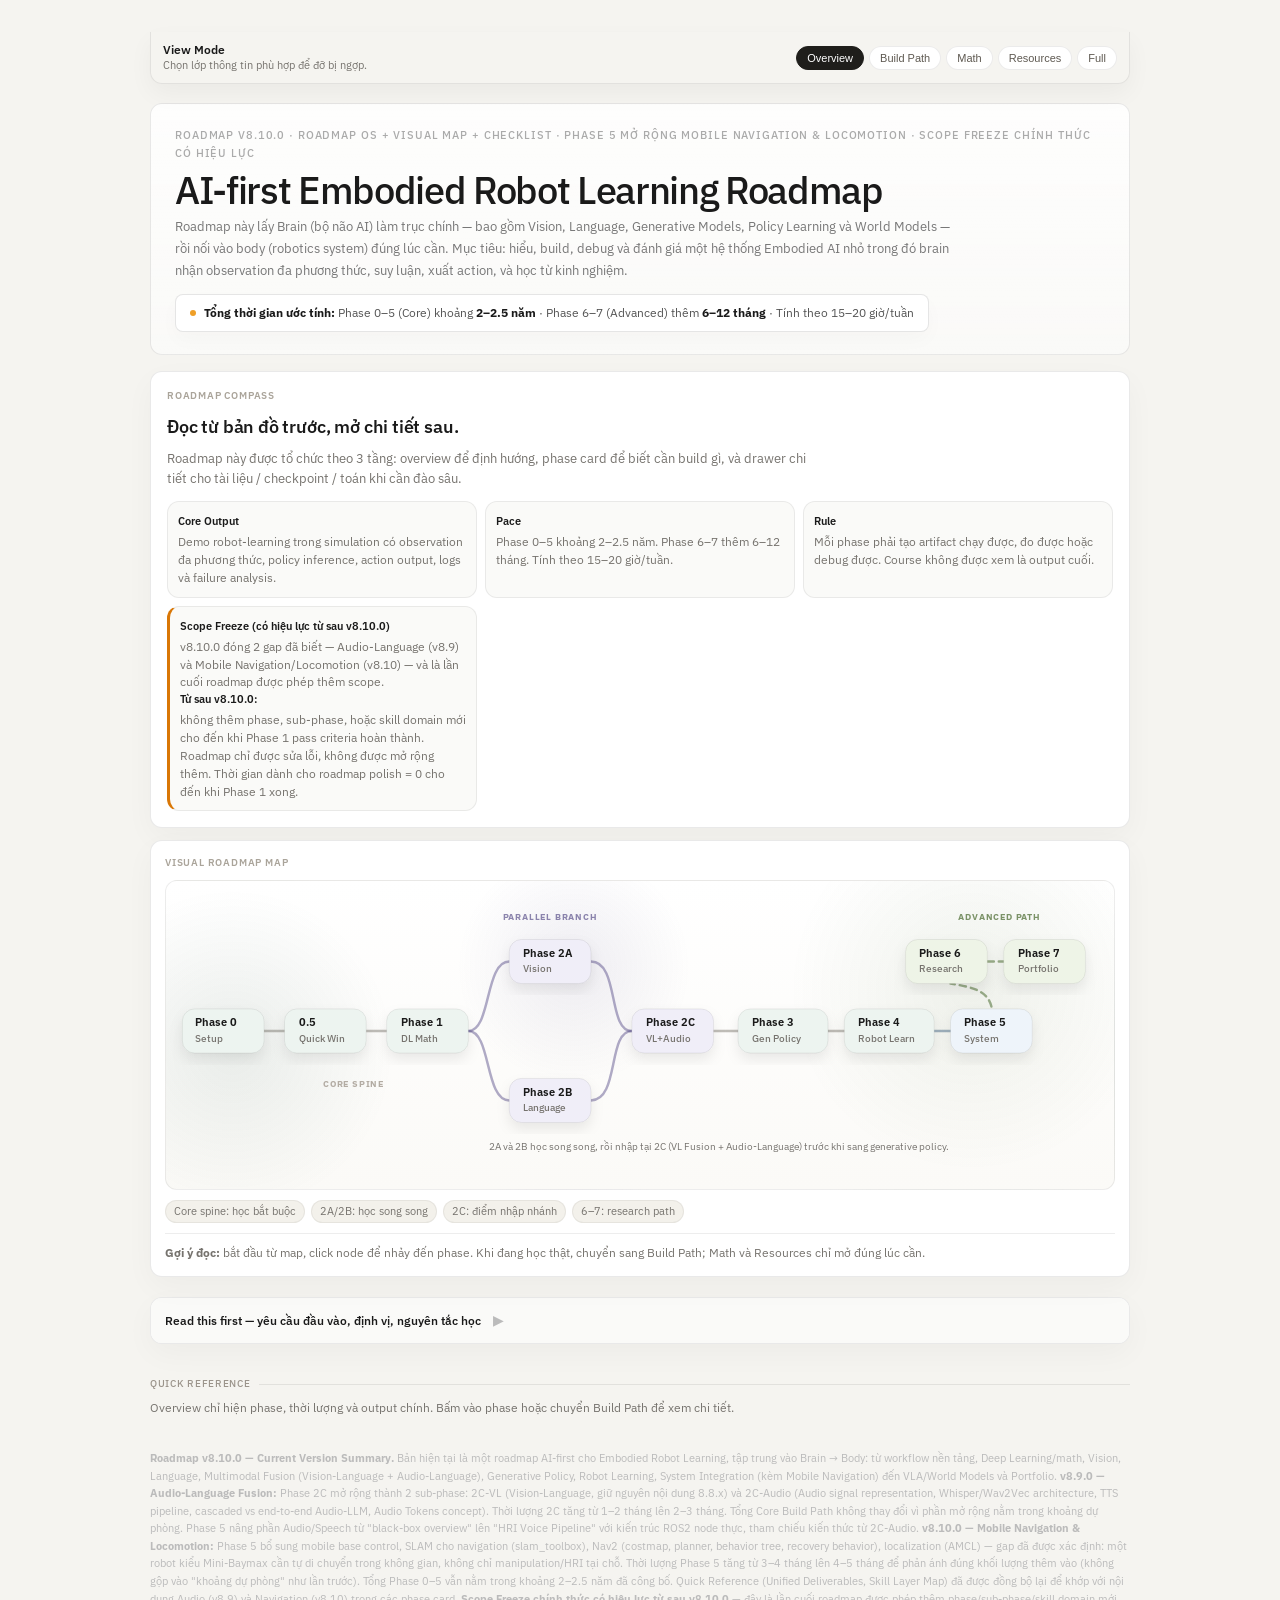
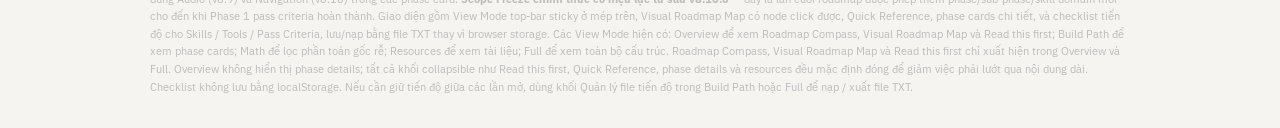
<file: roadmap/index.html>
<!DOCTYPE html>
<html lang="vi">
<head>
  <meta charset="UTF-8" />
  <meta name="viewport" content="width=device-width, initial-scale=1.0" />
  <title>AI-first Embodied Robot Learning Roadmap v8.10.0</title>
  <link rel="stylesheet" href="styles.css" />
</head>
<body class="view-overview">
<div class="container">

  <!-- ══ VIEW MODE TOP BAR ══ -->
  <div class="phase-nav" aria-label="View mode controls">
    <div class="topbar-title"><strong>View Mode</strong>Chọn lớp thông tin phù hợp để đỡ bị ngợp.</div>
    <div class="view-buttons">
      <button type="button" data-view="overview" class="active">Overview</button>
      <button type="button" data-view="build">Build Path</button>
      <button type="button" data-view="math">Math</button>
      <button type="button" data-view="resources">Resources</button>
      <button type="button" data-view="all">Full</button>
    </div>
  </div>

  <!-- ══ HEADER ══ -->
  <div class="page-header">
    <div class="kicker">Roadmap v8.10.0 · Roadmap OS + Visual Map + Checklist · Phase 5 mở rộng Mobile Navigation &amp; Locomotion · Scope Freeze chính thức có hiệu lực</div>
    <h1>AI-first Embodied Robot Learning Roadmap</h1>
    <p>Roadmap này lấy Brain (bộ não AI) làm trục chính — bao gồm Vision, Language, Generative Models, Policy Learning và World Models — rồi nối vào body (robotics system) đúng lúc cần. Mục tiêu: hiểu, build, debug và đánh giá một hệ thống Embodied AI nhỏ trong đó brain nhận observation đa phương thức, suy luận, xuất action, và học từ kinh nghiệm.</p>
    <div class="time-summary">
      <div class="time-dot"></div>
      <span><strong>Tổng thời gian ước tính:</strong> Phase 0–5 (Core) khoảng <strong>2–2.5 năm</strong> · Phase 6–7 (Advanced) thêm <strong>6–12 tháng</strong> · Tính theo 15–20 giờ/tuần</span>
    </div>
  </div>

  <!-- ══ ROADMAP OS OVERVIEW ══ -->
  <section class="roadmap-os" aria-label="Roadmap overview">
    <div class="os-panel">
      <div class="os-eyebrow">Roadmap Compass</div>
      <h2>Đọc từ bản đồ trước, mở chi tiết sau.</h2>
      <p>Roadmap này được tổ chức theo 3 tầng: overview để định hướng, phase card để biết cần build gì, và drawer chi tiết cho tài liệu / checkpoint / toán khi cần đào sâu.</p>
      <div class="compass-grid">
        <div class="compass-card"><strong>Core Output</strong><span>Demo robot-learning trong simulation có observation đa phương thức, policy inference, action output, logs và failure analysis.</span></div>
        <div class="compass-card"><strong>Pace</strong><span>Phase 0–5 khoảng 2–2.5 năm. Phase 6–7 thêm 6–12 tháng. Tính theo 15–20 giờ/tuần.</span></div>
        <div class="compass-card"><strong>Rule</strong><span>Mỗi phase phải tạo artifact chạy được, đo được hoặc debug được. Course không được xem là output cuối.</span></div>
        <div class="compass-card" style="border-left:3px solid #d97706"><strong>Scope Freeze (có hiệu lực từ sau v8.10.0)</strong><span>v8.10.0 đóng 2 gap đã biết — Audio-Language (v8.9) và Mobile Navigation/Locomotion (v8.10) — và là lần cuối roadmap được phép thêm scope. <strong>Từ sau v8.10.0:</strong> không thêm phase, sub-phase, hoặc skill domain mới cho đến khi Phase 1 pass criteria hoàn thành. Roadmap chỉ được sửa lỗi, không được mở rộng thêm. Thời gian dành cho roadmap polish = 0 cho đến khi Phase 1 xong.</span></div>
      </div>
    </div>

    <div class="timeline-panel">
      <div class="os-eyebrow">Visual Roadmap Map</div>
      <div class="roadmap-map" aria-label="Visual roadmap map with branches">
        <svg class="roadmap-svg-map" viewBox="0 0 1160 340" role="img" aria-labelledby="roadmapMapTitle roadmapMapDesc">
          <title id="roadmapMapTitle">Embodied AI roadmap visual map</title>
          <desc id="roadmapMapDesc">A roadmap with a core spine from Phase 0 to Phase 5, a parallel branch for Phase 2A Vision and Phase 2B Language that merges at Phase 2C (Multimodal Fusion: Vision-Language + Audio-Language), and an advanced branch from Phase 5 to Phase 6 and Phase 7.</desc>

          <defs>
            <filter id="nodeShadow" x="-20%" y="-25%" width="140%" height="150%">
              <feDropShadow dx="0" dy="8" stdDeviation="8" flood-color="#231c0f" flood-opacity="0.08"/>
            </filter>
          </defs>

          <text class="svg-map-label" x="192" y="238">CORE SPINE</text>
          <text class="svg-map-label branch" x="470" y="34" text-anchor="middle">PARALLEL BRANCH</text>
          <text class="svg-map-label research" x="1020" y="34" text-anchor="middle">ADVANCED PATH</text>

          <path class="svg-road core" d="M 120 170 L 145 170" />
          <path class="svg-road core" d="M 245 170 L 270 170" />
          <path class="svg-road branch" d="M 370 170 C 398 170 390 85 420 85" />
          <path class="svg-road branch" d="M 370 170 C 398 170 390 255 420 255" />
          <path class="svg-road branch" d="M 520 85 C 555 85 540 170 570 170" />
          <path class="svg-road branch" d="M 520 255 C 555 255 540 170 570 170" />
          <path class="svg-road core" d="M 670 170 L 700 170" />
          <path class="svg-road core" d="M 810 170 L 830 170" />
          <path class="svg-road system" d="M 940 170 L 960 170" />
          <path class="svg-road research" d="M 1010 140 C 1005 120 985 116 960 112" />
          <path class="svg-road research" d="M 1005 85 L 1025 85" />

          <a href="#ph0" class="svg-node core"><rect x="20" y="143" width="100" height="54" rx="15"/><text x="36" y="164">Phase 0</text><text class="sub" x="36" y="183">Setup</text></a>
          <a href="#ph05" class="svg-node core"><rect x="145" y="143" width="100" height="54" rx="15"/><text x="163" y="164">0.5</text><text class="sub" x="163" y="183">Quick Win</text></a>
          <a href="#ph1" class="svg-node core"><rect x="270" y="143" width="100" height="54" rx="15"/><text x="287" y="164">Phase 1</text><text class="sub" x="287" y="183">DL Math</text></a>

          <a href="#ph2a" class="svg-node branch"><rect x="420" y="58" width="100" height="54" rx="15"/><text x="437" y="79">Phase 2A</text><text class="sub" x="437" y="98">Vision</text></a>
          <a href="#ph2b" class="svg-node branch"><rect x="420" y="228" width="100" height="54" rx="15"/><text x="437" y="249">Phase 2B</text><text class="sub" x="437" y="268">Language</text></a>
          <a href="#ph2c" class="svg-node branch merge"><rect x="570" y="143" width="100" height="54" rx="15"/><text x="587" y="164">Phase 2C</text><text class="sub" x="587" y="183">VL+Audio</text></a>

          <a href="#ph3" class="svg-node core"><rect x="700" y="143" width="110" height="54" rx="15"/><text x="717" y="164">Phase 3</text><text class="sub" x="717" y="183">Gen Policy</text></a>
          <a href="#ph4" class="svg-node core"><rect x="830" y="143" width="110" height="54" rx="15"/><text x="847" y="164">Phase 4</text><text class="sub" x="847" y="183">Robot Learn</text></a>
          <a href="#ph5" class="svg-node system"><rect x="960" y="143" width="100" height="54" rx="15"/><text x="977" y="164">Phase 5</text><text class="sub" x="977" y="183">System</text></a>

          <a href="#ph6" class="svg-node research"><rect x="905" y="58" width="100" height="54" rx="15"/><text x="922" y="79">Phase 6</text><text class="sub" x="922" y="98">Research</text></a>
          <a href="#ph7" class="svg-node research"><rect x="1025" y="58" width="100" height="54" rx="15"/><text x="1042" y="79">Phase 7</text><text class="sub" x="1042" y="98">Portfolio</text></a>

          <text class="svg-note" x="395" y="316">2A và 2B học song song, rồi nhập tại 2C (VL Fusion + Audio-Language) trước khi sang generative policy.</text>
        </svg>
      </div>
      <div class="map-legend"><span>Core spine: học bắt buộc</span><span>2A/2B: học song song</span><span>2C: điểm nhập nhánh</span><span>6–7: research path</span></div>
      <div class="timeline-note"><strong>Gợi ý đọc:</strong> bắt đầu từ map, click node để nhảy đến phase. Khi đang học thật, chuyển sang Build Path; Math và Resources chỉ mở đúng lúc cần.</div>
    </div>
  </section>

  <details class="read-first-block">
    <summary>Read this first — yêu cầu đầu vào, định vị, nguyên tắc học <span class="toggle-icon">▶</span></summary>
    <div class="read-first-grid">
      <div class="read-first-card">
        <h3>Yêu cầu đầu vào</h3>
        Python cơ bản, quen terminal, toán phổ thông. Nếu toán yếu: trước Phase 1, học qua <a href="https://www.khanacademy.org/math/linear-algebra" target="_blank">Khan Academy Linear Algebra</a> và <a href="https://www.khanacademy.org/math/statistics-probability" target="_blank">Statistics</a> trong 4–6 tuần. Phase 3 cần calculus đa biến.
      </div>
      <div class="read-first-card">
        <h3>Định vị</h3>
        Mục tiêu là xây năng lực AI/Brain cho Embodied AI: robot biết nhìn, nghe, nói, suy luận, hành động và học. Không phải roadmap Robotics Engineer, NLP thuần hay CV thuần.
      </div>
      <div class="read-first-card">
        <h3>Nguyên tắc</h3>
        Brain-centric, build-path first, học toán gốc rễ khi nó quyết định khả năng hiểu model: KL, ELBO, Score Matching, InfoNCE, Attention, Policy Gradient.
      </div>
      <div class="read-first-card">
        <h3>Khi bị mắc</h3>
        Overfit 1 batch trước, tăng data dần. Nếu loss không giảm: kiểm tra data pipeline, learning rate, gradient norm. Concept xuất hiện ≥3 lần thì đào sâu; xuất hiện 1 lần thì hiểu đủ dùng rồi đi tiếp.
      </div>
      <div class="read-first-card full">
        <h3>Chuỗi kiểm tra Brain → Body</h3>
        camera/sim observation + language instruction → preprocessing/calibration/sync → vision encoder + language encoder → multimodal fusion → policy model → action clipping/rate limit/controller → simulator/robot → rollout log → success rate/latency/crash rate → failure analysis. Phase 2A và 2B có thể học song song; Phase 2C học sau cả hai.
      </div>
    </div>
  </details>

  <!-- ══ QUICK REFERENCE TABLES (pinned, collapsible) ══ -->
  <div class="section-label">Quick Reference</div>

  <details class="summary-block" id="deliverables">
    <summary>📋 Unified Deliverables — xem nhanh pass criteria tất cả phase <span class="toggle-icon">▶</span></summary>
    <div class="summary-block-body">
      <table class="section-table" style="border-radius:0;border:none">
        <thead><tr><th>Phase</th><th>Output bắt buộc</th><th>Không được tính là hoàn thành nếu thiếu</th></tr></thead>
        <tbody>
          <tr><td><strong>0</strong></td><td>Repo template + config + logging + checkpoint</td><td>Code chỉ chạy trong notebook cá nhân</td></tr>
          <tr><td><strong>0.5</strong></td><td>2 demo (RL + robot sim) chạy được + ghi chép observation/action/reward</td><td>Không hiểu sơ bộ pipeline obs → policy → action → env</td></tr>
          <tr><td><strong>1</strong></td><td>Training loop tự viết + optimizer ablation + <strong>KL/entropy bằng tay</strong></td><td>Không giải thích được forward/backward, loss function</td></tr>
          <tr><td><strong>2A</strong></td><td>Vision model fine-tuned + encoder comparison report</td><td>Chỉ chạy pretrained model không hiểu architecture</td></tr>
          <tr><td><strong>2B</strong></td><td>nanoGPT trained + LLM fine-tuned + tokenizer report</td><td>Không giải thích được causal attention và autoregressive</td></tr>
          <tr><td><strong>2C</strong></td><td>CLIP/VLM experiment + Audio architecture trace (Whisper/Wav2Vec) + cascaded HRI voice demo</td><td>Không hiểu contrastive learning, cross-attention, hoặc kiến trúc Whisper/Audio Tokens</td></tr>
          <tr><td><strong>3</strong></td><td>VAE + DDPM implemented + <strong>ELBO derivation</strong> + BC baseline</td><td>Chỉ dùng library mà không hiểu loss function toán học</td></tr>
          <tr><td><strong>4</strong></td><td>BC vs ACT vs Diffusion Policy comparison + data collection pipeline + sim-to-real ablation</td><td>Nhảy vào model phức tạp mà không có baseline và data pipeline</td></tr>
          <tr><td><strong>5</strong></td><td>Closed-loop perception-policy-action system + HRI voice loop + mobile navigation demo + logs/latency</td><td>ROS2 demo rời rạc, không có policy loop/evaluation, hoặc robot không tự di chuyển/tránh vật cản được</td></tr>
          <tr><td><strong>6</strong></td><td>VLA hoặc World Model experiment + language-conditioned demo</td><td>Chỉ đọc paper mà không trace code hoặc chạy experiment</td></tr>
          <tr><td><strong>7</strong></td><td>Polished repo + demo video + report + reproducibility note</td><td>Project không chạy lại được từ README</td></tr>
        </tbody>
      </table>
    </div>
  </details>

  <details class="summary-block" id="math-table">
    <summary>🌳 Toán "Gốc Rễ" vs "Cành Lá" — xem nhanh mức độ học từng topic <span class="toggle-icon">▶</span></summary>
    <div class="summary-block-body">
      <table class="section-table" style="border-radius:0;border:none">
        <thead><tr><th>Chủ đề</th><th>Phân loại</th><th>Mức độ</th><th>Học ở Phase</th></tr></thead>
        <tbody>
          <tr><td>KL Divergence, Entropy, Cross-Entropy</td><td>🌳 Gốc rễ</td><td>Derivation + áp dụng</td><td>Phase 1</td></tr>
          <tr><td>ELBO, Variational Inference</td><td>🌳 Gốc rễ</td><td>Derivation + áp dụng</td><td>Phase 3</td></tr>
          <tr><td>Score Matching, Denoising Objective</td><td>🌳 Gốc rễ</td><td>Derivation + áp dụng</td><td>Phase 3</td></tr>
          <tr><td>Flow Matching, Optimal Transport</td><td>🌳 Gốc rễ</td><td>Derivation + áp dụng</td><td>Phase 3</td></tr>
          <tr><td>InfoNCE, Contrastive Learning</td><td>🌳 Gốc rễ</td><td>Derivation + áp dụng</td><td>Phase 2C</td></tr>
          <tr><td>Attention Mechanism</td><td>🌳 Gốc rễ</td><td>Implement + hiểu bản chất</td><td>Phase 2A/2B</td></tr>
          <tr><td>Policy Gradient (REINFORCE, PPO)</td><td>🌳 Gốc rễ</td><td>Derivation + implement</td><td>Phase 3</td></tr>
          <tr><td>Backpropagation</td><td>🌳 Gốc rễ</td><td>Implement from scratch</td><td>Phase 1</td></tr>
          <tr><td>CNN architecture details</td><td>🍃 Cành lá</td><td>Hiểu đủ dùng</td><td>Phase 2A</td></tr>
          <tr><td>Optimizer internals (Adam, AdamW)</td><td>🍃 Cành lá</td><td>Biết dùng + tune</td><td>Phase 1</td></tr>
          <tr><td>Data augmentation techniques</td><td>🍃 Cành lá</td><td>Biết dùng + ablation</td><td>Phase 2A</td></tr>
          <tr><td>ROS2, URDF, tf2</td><td>🍃 Cành lá</td><td>Kỹ năng hệ thống</td><td>Phase 5</td></tr>
          <tr><td>Camera calibration</td><td>🍃 Cành lá</td><td>Biết quy trình</td><td>Phase 2A/5</td></tr>
          <tr><td>SLAM/Localization cho Navigation (occupancy grid, AMCL)</td><td>🍃 Cành lá</td><td>Biết quy trình</td><td>Phase 5</td></tr>
        </tbody>
      </table>
    </div>
  </details>

  <details class="summary-block">
    <summary>🗺️ Skill Layer Map — overview tất cả layer <span class="toggle-icon">▶</span></summary>
    <div class="summary-block-body">
      <table class="section-table" style="border-radius:0;border:none">
        <thead><tr><th>Layer</th><th>Vai trò</th><th>Chủ đề chính</th></tr></thead>
        <tbody>
          <tr><td><strong>Foundations</strong></td><td>Nền workflow và toán gốc rễ.</td><td>Python, Linux, Git, PyTorch, linear algebra, probability, KL divergence, entropy, information theory.</td></tr>
          <tr><td><strong>Vision</strong></td><td>Mắt của robot.</td><td>CNN, ViT, CLIP, camera intrinsic/extrinsic, RGB-D, calibration.</td></tr>
          <tr><td><strong>Language</strong></td><td>Tai và miệng của robot.</td><td>Tokenization, autoregressive LM, Transformer causal, instruction tuning, RLHF concept.</td></tr>
          <tr><td><strong>Multimodal</strong></td><td>Nối mắt + tai + miệng.</td><td>CLIP deep dive, InfoNCE, VLM (LLaVA, Flamingo), cross-attention, Whisper/Wav2Vec, TTS pipeline, Audio Tokens.</td></tr>
          <tr><td><strong>Generative Models</strong></td><td>Nền cho mọi policy nâng cao.</td><td>VAE/ELBO, DDPM/score matching, Flow Matching.</td></tr>
          <tr><td><strong>Policy & Decision</strong></td><td>Não ra quyết định.</td><td>MDP, BC, DAgger, policy gradient, PPO, action space, distribution shift.</td></tr>
          <tr><td><strong>Data Curation</strong></td><td>Nhiên liệu cho brain.</td><td>Teleoperation, demonstration collection, data filtering, zarr/HDF5/LeRobot formats.</td></tr>
          <tr><td><strong>Robotics System</strong></td><td>Hệ thần kinh + cơ bắp.</td><td>ROS2, URDF, tf2, PID, control loop, logging, safety, sim-to-real, HRI voice pipeline (Whisper ROS2 node), mobile navigation (Nav2, SLAM, path planning).</td></tr>
          <tr><td><strong>World Models & VLA</strong></td><td>Trí tưởng tượng + ngôn ngữ hành động.</td><td>Video prediction, Dreamer, JEPA, VLA architecture, language-conditioned policy.</td></tr>
        </tbody>
      </table>
    </div>
  </details>

  <!-- ═══════════════════════════════════════════════ -->
  <div class="view-overview-note">Overview chỉ hiện phase, thời lượng và output chính. Bấm vào phase hoặc chuyển Build Path để xem chi tiết.</div>
  <div class="checklist-toolbar" aria-label="Checklist progress controls">
    <div class="checklist-toolbar-main">
      <span id="progressSummary" class="progress-summary">0/0 hoàn thiện</span>
      <div style="display:flex;gap:6px;flex-wrap:wrap">
        <button type="button" id="completedOnlyToggle" class="progress-toggle" aria-pressed="false">Chỉ hiện đã hoàn thiện</button>
        <button type="button" id="expandAllPhases" class="progress-toggle">Mở tất cả phase</button>
        <button type="button" id="collapseAllPhases" class="progress-toggle">Thu gọn tất cả</button>
      </div>
    </div>
    <details class="progress-drawer">
      <summary>Quản lý file tiến độ <span class="toggle-icon">▶</span></summary>
      <div class="progress-drawer-body">
        <p>Phần này chỉ dùng khi muốn giữ checklist giữa các lần mở. Không dùng localStorage.</p>
        <div class="progress-drawer-actions">
          <button type="button" id="loadProgressButton" class="progress-toggle">Nạp file tiến độ</button>
          <button type="button" id="saveProgressButton" class="progress-toggle">Xuất file tiến độ</button>
          <input type="file" id="progressFileInput" class="progress-file-input" accept=".txt,text/plain,application/json" />
          <span id="progressFileStatus" class="progress-status" aria-live="polite"></span>
        </div>
      </div>
    </details>
  </div>
  <div class="section-label phase-detail-label">Phase Detail Cards</div>

  <!-- ══ PHASE 0 ══ -->
  <details class="phase ph0" id="ph0">
    <summary class="phase-head">
      <span class="phase-badge">Phase 0</span>
      <span class="phase-title">Setup &amp; Workflow</span>
      <span class="phase-meta">2 tuần</span>
      <span class="phase-output">Output: repo template + config + logging + checkpoint.</span>
      <span class="toggle-icon">▶</span>
    </summary>
    <div class="phase-body">
      <div class="project-hero"><div class="project-icon">🔧</div><div><div class="project-label">Goal</div><div class="project-name">Có workflow cố định cho mọi experiment</div><div class="project-desc">Chuẩn hóa repo, environment, config, logging, checkpoint và report để các phase sau không biến thành notebook rời rạc.</div></div></div>
      <div class="col-grid">
        <div class="col"><div class="col-title">Skills</div><ul class="skill-list"><li>Linux terminal, shell script cơ bản, file system, permissions</li><li>Git workflow: branch, commit, issue, pull request</li><li>Python environment: venv/conda, pip, requirements.txt</li><li>PyTorch tensor, GPU check, training loop nhỏ</li><li>Config file, random seed, checkpoint, logging</li></ul></div>
        <div class="col"><div class="col-title">Tools</div><ul class="skill-list"><li>Ubuntu hoặc WSL2</li><li>GitHub</li><li>Python 3.11+</li><li>PyTorch</li><li>TensorBoard hoặc Weights &amp; Biases</li></ul></div>
        <div class="col"><div class="col-title">Pass Criteria</div><ul class="skill-list"><li>Template repo public</li><li>MNIST/CIFAR training loop chạy lại được từ config</li><li>Checkpoint + log + metric table hoạt động</li><li>Report template có method, result, ablation, limitation</li></ul></div>
      </div>
      <details class="phase-resources">
        <summary class="resources-toggle"><span class="col-title">Tài liệu</span><span class="res-count">2 nguồn</span><span class="toggle-icon">▶</span></summary>
        <div class="resources-body">
          <div class="course-item"><span class="course-name">MIT Missing Semester — shell, Git, scripting</span><a class="course-link" href="https://www.youtube.com/playlist?list=PLyzOVJj3bHQuloKGG59rS43e29ro7I57J" target="_blank">YouTube playlist</a><span class="course-note">Core source cho terminal và workflow.</span></div>
          <div class="course-item"><span class="course-name">Corey Schafer: Python Virtual Environments</span><a class="course-link" href="https://www.youtube.com/watch?v=APOPm01BVrk" target="_blank">YouTube</a><span class="course-note">venv, pip, requirements.txt.</span></div>
        </div>
      </details>
      <div class="ratio-row"><span class="ratio-badge ratio-ai">Core Build Path</span><span class="ratio-badge ratio-ai">Laptop cá nhân</span></div>
    </div>
  </details>

  <!-- ══ PHASE 0.5 ══ -->
  <details class="phase ph05" id="ph05">
    <summary class="phase-head">
      <span class="phase-badge">Phase 0.5</span>
      <span class="phase-title">Quick Win Demo — Xây Motivation</span>
      <span class="phase-meta">1 tuần</span>
      <span class="phase-output">Output: 2 demo chạy được + ghi chép observation/action/reward.</span>
      <span class="toggle-icon">▶</span>
    </summary>
    <div class="phase-body">
      <div class="project-hero"><div class="project-icon">🚀</div><div><div class="project-label">Goal</div><div class="project-name">Chạy 1 demo end-to-end đơn giản để thấy bức tranh toàn cảnh</div><div class="project-desc">Phase 1 kéo dài 4–5 tháng toán nặng — dễ mất motivation nếu chưa thấy robot nào hoạt động. Phase này cho bạn chạy 1 demo RL đơn giản và 1 demo robot sim để biết mục tiêu cuối cùng trông như thế nào.</div></div></div>
      <div class="col-grid">
        <div class="col"><div class="col-title">Làm gì</div><ul class="skill-list"><li>Chạy CartPole hoặc LunarLander với Gymnasium + random/pretrained agent</li><li>Chạy 1 demo FetchReach hoặc Push-T với pretrained policy (LeRobot hoặc Diffusion Policy)</li><li>Quan sát: observation space, action space, reward, episode, rollout video</li><li>Ghi chép: "Mình đang hiểu gì, chưa hiểu gì" cho từng demo</li></ul></div>
        <div class="col"><div class="col-title">Tools</div><ul class="skill-list"><li>Gymnasium</li><li>MuJoCo (pip install)</li><li>LeRobot hoặc Diffusion Policy pretrained</li><li>Google Colab</li></ul></div>
        <div class="col"><div class="col-title">Pass Criteria</div><ul class="skill-list"><li>2 demo chạy được, có rollout video</li><li>1 trang ghi chép: observation/action/reward là gì, policy là gì, tại sao thành công/thất bại</li><li>Hiểu sơ bộ pipeline: obs → policy → action → env</li></ul></div>
      </div>
      <details class="phase-resources">
        <summary class="resources-toggle"><span class="col-title">Tài liệu gợi ý</span><span class="res-count">2 nguồn</span><span class="toggle-icon">▶</span></summary>
        <div class="resources-body">
          <div class="course-item"><span class="course-name">Gymnasium Documentation — Getting Started</span><a class="course-link" href="https://gymnasium.farama.org/introduction/basic_usage/" target="_blank">Docs</a><span class="course-note">Hiểu env.reset(), env.step(), observation, action, reward, done.</span></div>
          <div class="course-item"><span class="course-name">LeRobot — Pretrained Policy Inference</span><a class="course-link" href="https://huggingface.co/docs/lerobot/index" target="_blank">HF Docs</a><span class="course-note">Chạy pretrained policy trên Push-T sim, quan sát pipeline end-to-end.</span></div>
        </div>
      </details>
      <div class="ratio-row"><span class="ratio-badge ratio-ai">Core Build Path</span><span class="ratio-badge ratio-ai">Laptop / Colab</span></div>
    </div>
  </details>

  <!-- ══ PHASE 1 ══ -->
  <details class="phase ph1" id="ph1">
    <summary class="phase-head">
      <span class="phase-badge">Phase 1</span>
      <span class="phase-title">Deep Learning &amp; Math Foundations</span>
      <span class="phase-meta">4–5 tháng</span>
      <span class="phase-output">Output: training loop tự viết + optimizer ablation + KL/entropy bằng tay.</span>
      <span class="toggle-icon">▶</span>
    </summary>
    <div class="phase-body">
      <div class="project-hero"><div class="project-icon">🧠</div><div><div class="project-label">Goal</div><div class="project-name">Hiểu cơ chế Deep Learning + toán gốc rễ đủ để tự implement, debug và giải thích</div><div class="project-desc">Phase này xây nền cho toàn bộ roadmap. Ngoài backprop, optimizer, regularization, bổ sung Information Theory (KL, entropy) — nền tảng toán mà mọi generative model và loss function đều dựa vào.</div></div></div>
      <div class="col-grid">
        <div class="col"><div class="col-title">Skills</div><ul class="skill-list"><li>Linear algebra: matrix multiplication, projection, eigenvalue, SVD</li><li>Probability/statistics: distribution, MLE, MAP, expectation, variance</li><li><strong>Information Theory: entropy, cross-entropy, KL divergence, mutual information</strong></li><li><strong>Variational Inference overview: ELBO concept, approximate posterior</strong></li><li>Backpropagation: computational graph, gradient flow, autograd</li><li>Implement MLP bằng NumPy, MLP/CNN bằng PyTorch</li><li>Optimizer: SGD, Adam, weight decay, LR schedule</li><li>Regularization: dropout, batch norm, augmentation</li></ul></div>
        <div class="col"><div class="col-title">Tools</div><ul class="skill-list"><li>NumPy</li><li>PyTorch</li><li>Matplotlib</li><li>TensorBoard hoặc W&amp;B</li><li>Kaggle hoặc Colab free</li></ul></div>
        <div class="col"><div class="col-title">Pass Criteria</div><ul class="skill-list"><li>Tự viết MLP NumPy, giải thích từng tensor shape</li><li>So sánh SGD/Adam/LR/weight decay bằng ablation</li><li>Implement CNN nhỏ hoặc attention block</li><li><strong>Tính KL divergence giữa 2 Gaussian bằng tay</strong></li><li><strong>Giải thích: cross-entropy loss = MLE dưới dạng nào?</strong></li><li>Report giải thích vì sao model học hoặc không học</li></ul></div>
      </div>
      <div class="checkpoint"><div class="col-title">Knowledge Checkpoints</div><ul class="skill-list"><li><strong>Checkpoint 1 (~3 tuần):</strong> Backprop tay cho MLP nhỏ, không dùng autograd.</li><li><strong>Checkpoint 2 (~4 tuần):</strong> Training dynamics: overfit một batch, rồi thêm regularization. So sánh optimizer bằng ablation.</li><li><strong>Checkpoint 3 (~5 tuần):</strong> Architecture: CNN hoặc attention block chạy được, có ablation.</li><li><strong>Checkpoint 4 (~4 tuần):</strong> Information Theory — tính KL, entropy, cross-entropy bằng tay; giải thích mối quan hệ với loss function trong DL.</li></ul></div>
      <details class="phase-resources">
        <summary class="resources-toggle"><span class="col-title">Tài liệu</span><span class="res-count">7 nguồn</span><span class="toggle-icon">▶</span></summary>
        <div class="resources-body">
          <div class="course-item"><span class="course-name">3Blue1Brown: Essence of Linear Algebra</span><a class="course-link" href="https://www.youtube.com/playlist?list=PLZHQObOWTQDPD3MizzM2xVFitgF8hE_ab" target="_blank">YouTube playlist</a><span class="course-note">Linear algebra trực quan.</span></div>
          <div class="course-item"><span class="course-name">StatQuest: Statistics Fundamentals</span><a class="course-link" href="https://www.youtube.com/playlist?list=PLblh5JKOoLUK0FLuzwntyYI10UQFUhsY9" target="_blank">YouTube playlist</a><span class="course-note">Probability/statistics đủ dùng cho ML.</span></div>
          <div class="course-item"><span class="course-name">Andrej Karpathy: Neural Networks Zero to Hero</span><a class="course-link" href="https://www.youtube.com/playlist?list=PLAqhIrjkxbuWI23v9cThsA9GvCAUhRvKZ" target="_blank">YouTube playlist</a><span class="course-note">Core source: micrograd → MLP → BatchNorm → training loop.</span></div>
          <div class="course-item"><span class="course-name">Aurélien Géron: Entropy, Cross-Entropy and KL-Divergence</span><a class="course-link" href="https://www.youtube.com/watch?v=ErfnhcEV1O8" target="_blank">YouTube</a><span class="course-note">Information Theory trực quan cho ML.</span></div>
          <div class="course-item"><span class="course-name">StatQuest: Entropy, Cross-Entropy, KL Divergence</span><a class="course-link" href="https://www.youtube.com/watch?v=YtebGVx-Fxw" target="_blank">YouTube</a><span class="course-note">Bổ sung trực giác cho Information Theory.</span></div>
          <div class="course-item"><span class="course-name">Dive into Deep Learning (d2l.ai)</span><a class="course-link" href="https://d2l.ai/" target="_blank">Online textbook</a><span class="course-note">Textbook miễn phí có code PyTorch. Dùng như reference khi cần đọc sâu hơn video.</span></div>
          <div class="course-item"><span class="course-name">Mathematics for Machine Learning (Deisenroth et al.)</span><a class="course-link" href="https://mml-book.github.io/" target="_blank">Free PDF</a><span class="course-note">Linear algebra, probability, optimization — reference cho toán gốc rễ.</span></div>
        </div>
      </details>
      <div class="ratio-row"><span class="ratio-badge ratio-ai">Core Build Path</span><span class="ratio-badge ratio-ai">Laptop + Colab/Kaggle</span></div>
    </div>
  </details>

  <!-- ══ PHASE 2A ══ -->
  <details class="phase ph2a" id="ph2a">
    <summary class="phase-head">
      <span class="phase-badge">Phase 2A</span>
      <span class="phase-title">Computer Vision — Mắt của Robot</span>
      <span class="phase-meta">2–3 tháng · song song 2B</span>
      <span class="phase-output">Output: vision model fine-tuned + encoder comparison report.</span>
      <span class="toggle-icon">▶</span>
    </summary>
    <div class="phase-body">
      <div class="project-hero"><div class="project-icon">👁️</div><div><div class="project-label">Goal</div><div class="project-name">Hiểu và implement vision encoder đủ mạnh làm "mắt" cho robot brain</div><div class="project-desc">Tập trung vào CV models (CNN, ViT, CLIP) và camera cơ bản. Phần camera pipeline/ROS2 chuyển sang Phase 5 khi tích hợp system.</div></div></div>
      <div class="col-grid">
        <div class="col"><div class="col-title">Skills</div><ul class="skill-list"><li>CNN: convolution, pooling, detection, segmentation, IoU, confusion matrix</li><li>ViT: self-attention, patch embedding, positional encoding</li><li>CLIP: contrastive image-text alignment (chi tiết ở 2C)</li><li>Fine-tuning vs feature extraction, frozen encoder</li><li>Camera intrinsic/extrinsic, CameraInfo, RGB-D/depth cơ bản</li><li>Image preprocessing, augmentation cho robot vision</li></ul></div>
        <div class="col"><div class="col-title">Tools</div><ul class="skill-list"><li>PyTorch, TorchVision</li><li>Hugging Face Transformers</li><li>OpenCV</li><li>Roboflow hoặc dataset nhỏ tự tạo</li><li>Kaggle GPU hoặc Colab</li></ul></div>
        <div class="col"><div class="col-title">Pass Criteria</div><ul class="skill-list"><li>Fine-tune CNN/ViT trên object dataset nhỏ</li><li>So sánh CNN baseline với ViT — ablation encoder</li><li>Ablation: augmentation, LR, frozen encoder</li><li>Hiểu camera intrinsic/extrinsic, calibration cơ bản</li><li>Report: encoder nào phù hợp cho robot observation</li></ul></div>
      </div>
      <details class="phase-resources">
        <summary class="resources-toggle"><span class="col-title">Tài liệu</span><span class="res-count">4 nguồn — v8.2 bổ sung ViT</span><span class="toggle-icon">▶</span></summary>
        <div class="resources-body">
          <div class="gap-note"> CS231N 2017 không cover ViT. Đã bổ sung 2 nguồn ViT bên dưới.</div>
          <div class="course-item"><span class="course-name">Stanford CS231N: Convolutional Neural Networks (Spring 2017)</span><a class="course-link" href="https://www.youtube.com/playlist?list=PL3FW7Lu3i5JvHM8ljYj-zLfQRF3EO8sYv" target="_blank">YouTube playlist</a><span class="course-note">Core source cho CNN, detection, segmentation, evaluation.</span></div>
          <div class="course-item"><span class="course-name">Andrej Karpathy: Let's build ViT from scratch</span><a class="course-link" href="https://www.youtube.com/watch?v=d3N_-JbHGCo" target="_blank">YouTube</a><span class="course-note" style="color:#8B4513"><strong>[v8.2 — bổ sung]</strong> Build ViT từ đầu với PyTorch: patch embedding, self-attention, positional encoding. Bắt buộc cho người mới với ViT.</span></div>
          <div class="course-item"><span class="course-name">Hugging Face: Vision Transformers — Tutorial &amp; Fine-tuning</span><a class="course-link" href="https://huggingface.co/docs/transformers/model_doc/vit" target="_blank">HF Docs</a><span class="course-note" style="color:#8B4513"><strong>[v8.2 — bổ sung]</strong> Hands-on ViT fine-tuning với pretrained model. Bổ sung sau khi đã hiểu kiến trúc từ Karpathy video.</span></div>
          <div class="course-item"><span class="course-name">OpenCV Camera Calibration</span><a class="course-link" href="https://docs.opencv.org/4.x/dc/dbb/tutorial_py_calibration.html" target="_blank">OpenCV docs</a><span class="course-note">Hiểu intrinsic, distortion, calibration và rectification.</span></div>
        </div>
      </details>
      <div class="ratio-row"><span class="ratio-badge ratio-ai">Core Build Path</span><span class="ratio-badge ratio-ai">Kaggle GPU / Colab</span></div>
    </div>
  </details>

  <!-- ══ PHASE 2B ══ -->
  <details class="phase ph2b" id="ph2b">
    <summary class="phase-head">
      <span class="phase-badge">Phase 2B</span>
      <span class="phase-title">Language &amp; LLM Foundations — Tai và Miệng của Robot</span>
      <span class="phase-meta">2–3 tháng · song song 2A</span>
      <span class="phase-output">Output: nanoGPT trained + LLM fine-tuned + tokenizer report.</span>
      <span class="toggle-icon">▶</span>
    </summary>
    <div class="phase-body">
      <div class="project-hero"><div class="project-icon">🗣️</div><div><div class="project-label">Goal</div><div class="project-name">Hiểu cách Language Model hoạt động — nền tảng cho VLA và robot giao tiếp</div><div class="project-desc">VLA (Vision-Language-Action) — công nghệ gần Baymax nhất — có backbone là LLM. Không hiểu LLM = không hiểu VLA. Phase này dạy từ tokenization đến autoregressive generation và instruction tuning.</div></div></div>
      <div class="col-grid">
        <div class="col"><div class="col-title">Skills</div><ul class="skill-list"><li>Tokenization: BPE, WordPiece, SentencePiece</li><li>Word/token embeddings và positional encoding</li><li>Transformer cho language: <strong>causal attention masking</strong>, autoregressive generation</li><li>Autoregressive modeling: next-token prediction, sampling (temperature, top-k, top-p)</li><li>Pre-training vs fine-tuning LLM</li><li>Instruction tuning và RLHF ở mức concept</li><li>In-context learning, prompt engineering cơ bản</li></ul></div>
        <div class="col"><div class="col-title">Tools</div><ul class="skill-list"><li>PyTorch</li><li>Hugging Face Transformers</li><li>nanoGPT (Karpathy)</li><li>Colab / Kaggle</li><li>LoRA / PEFT library</li></ul></div>
        <div class="col"><div class="col-title">Pass Criteria</div><ul class="skill-list"><li>Train nanoGPT nhỏ trên text dataset, generate text hợp lý</li><li>Giải thích causal masking vs bidirectional attention</li><li>Fine-tune LLM nhỏ (hoặc LoRA) trên instruction dataset</li><li>So sánh base model vs fine-tuned model trên task cụ thể</li><li>Report: tokenization → embedding → attention → generation pipeline</li></ul></div>
      </div>
      <div class="checkpoint"><div class="col-title">Knowledge Checkpoints</div><ul class="skill-list"><li><strong>Checkpoint 1:</strong> Tokenizer — implement BPE đơn giản, hiểu tại sao subword tokenization.</li><li><strong>Checkpoint 2:</strong> nanoGPT — train từ đầu trên text nhỏ, giải thích attention pattern.</li><li><strong>Checkpoint 3:</strong> Fine-tuning — LoRA trên LLM nhỏ, so sánh trước/sau fine-tune.</li></ul></div>
      <details class="phase-resources">
        <summary class="resources-toggle"><span class="col-title">Tài liệu</span><span class="res-count">5 nguồn</span><span class="toggle-icon">▶</span></summary>
        <div class="resources-body">
          <div class="course-item"><span class="course-name">Andrej Karpathy: Let's build GPT</span><a class="course-link" href="https://www.youtube.com/watch?v=kCc8FmEb1nY" target="_blank">YouTube</a><span class="course-note">Core source: self-attention, causal masking, autoregressive generation từ đầu.</span></div>
          <div class="course-item"><span class="course-name">Andrej Karpathy: Let's build the GPT Tokenizer</span><a class="course-link" href="https://www.youtube.com/watch?v=zduSFxRajkE" target="_blank">YouTube</a><span class="course-note">BPE tokenization từ đầu.</span></div>
          <div class="course-item"><span class="course-name">Andrej Karpathy: Intro to Large Language Models</span><a class="course-link" href="https://www.youtube.com/watch?v=zjkBMFhNj_g" target="_blank">YouTube</a><span class="course-note">Overview LLM landscape, pre-training, fine-tuning, RLHF.</span></div>
          <div class="course-item"><span class="course-name">Jay Alammar: The Illustrated Transformer</span><a class="course-link" href="https://jalammar.github.io/illustrated-transformer/" target="_blank">Blog</a><span class="course-note">Trực quan hóa attention mechanism.</span></div>
          <div class="course-item"><span class="course-name">Stanford CS224N — selected lectures</span><a class="course-link" href="https://www.youtube.com/playlist?list=PLoROMvodv4rMFqRtEuo6SGjY4XbRIVRd4" target="_blank">YouTube playlist</a><span class="course-note">Chọn lọc: Word Vectors, Transformers, Pretraining. Không cần toàn bộ.</span></div>
        </div>
      </details>
      <div class="ratio-row"><span class="ratio-badge ratio-lang">Core Build Path</span><span class="ratio-badge ratio-ai">Colab / Kaggle</span></div>
    </div>
  </details>

  <!-- ══ PHASE 2C ══ -->
  <details class="phase ph2c" id="ph2c">
    <summary class="phase-head">
      <span class="phase-badge">Phase 2C</span>
      <span class="phase-title">Multimodal Fusion — Nối Mắt + Tai + Miệng</span>
      <span class="phase-meta">2–3 tháng · sau 2A+2B</span>
      <span class="phase-output">Output: CLIP/VLM experiment + Audio architecture analysis + cascaded vs end-to-end HRI demo.</span>
      <span class="toggle-icon">▶</span>
    </summary>
    <div class="phase-body">
      <div class="project-hero"><div class="project-icon">🔗</div><div><div class="project-label">Goal</div><div class="project-name">Hiểu cách nối Vision, Language và Audio thành một biểu diễn thống nhất — tiền đề cho VLA và HRI robot</div><div class="project-desc">Phase này nối 2A và 2B lại theo 2 luồng song song. <strong>2C-VL:</strong> CLIP, LLaVA, Flamingo — kiến trúc nền tảng mà VLA xây trên. <strong>2C-Audio:</strong> Hiểu cách máy biểu diễn âm thanh, kiến trúc bên trong Whisper/TTS, và concept Audio Tokens — nền tảng cho robot giao tiếp bằng giọng nói (HRI). Với định hướng Mini-Baymax, Voice là giao diện giao tiếp chính, không phải tính năng phụ.</div></div></div>

      <!-- SUB-PHASE 2C-VL -->
      <div class="checkpoint"><div class="col-title">Sub-phase 2C-VL — Vision-Language Fusion (~5–6 tuần)</div><ul class="skill-list"><li><strong>Core kiến trúc:</strong> CLIP (contrastive), LLaVA (visual tokens → LLM), Flamingo (cross-attention gating)</li><li><strong>InfoNCE loss derivation — toán gốc rễ</strong></li><li>Cross-attention: vision features attend to language và ngược lại</li><li>Multimodal embedding space: tại sao image-text alignment hoạt động</li><li>Zero-shot transfer: dùng CLIP/VLM cho task chưa từng thấy</li></ul></div>
      <div class="col-grid">
        <div class="col"><div class="col-title">Skills — 2C-VL</div><ul class="skill-list"><li>CLIP deep dive: contrastive learning objective, InfoNCE</li><li>LLaVA: visual projection layer, visual tokens vào LLM</li><li>Flamingo: cross-attention gating, per-layer vision injection</li><li>So sánh kiến trúc: LLaVA (early fusion) vs Flamingo (mid-fusion)</li><li>Tại sao multimodal embedding space cho phép zero-shot transfer</li></ul></div>
        <div class="col"><div class="col-title">Tools — 2C-VL</div><ul class="skill-list"><li>Hugging Face: CLIP, BLIP-2, LLaVA</li><li>OpenCLIP</li><li>PyTorch</li><li>Colab / Kaggle</li></ul></div>
        <div class="col"><div class="col-title">Pass Criteria — 2C-VL</div><ul class="skill-list"><li>Trace hoặc implement CLIP training loop nhỏ, hiểu InfoNCE</li><li>So sánh zero-shot CLIP vs fine-tuned vision model</li><li>Chạy inference LLaVA/BLIP trên ảnh + câu hỏi, giải thích architecture</li><li>Report: Vision-only vs Vision+Language trên cùng task</li></ul></div>
      </div>

      <!-- SUB-PHASE 2C-AUDIO -->
      <div class="checkpoint" style="margin-top:1rem"><div class="col-title">Sub-phase 2C-Audio — Audio-Language Fusion (~3–4 tuần) <span style="color:#8B4513;font-size:11px;font-weight:400">[v8.9 — bổ sung cho HRI / Mini-Baymax]</span></div><ul class="skill-list"><li><strong>Tại sao Audio nằm ở đây, không phải Phase 5:</strong> Audio Models có kiến trúc riêng (Encoder-Decoder Transformer trên spectrogram) cần hiểu ở tầng AI, không phải ở tầng system integration. Hiểu architecture = có thể fine-tune, debug, thay thế component — không chỉ dùng như black box.</li><li><strong>Không học TTS/ASR từ scratch</strong> (Option C). Mục tiêu là hiểu đủ để fine-tune và tích hợp vào HRI pipeline.</li></ul></div>
      <div class="col-grid">
        <div class="col"><div class="col-title">Skills — 2C-Audio</div><ul class="skill-list"><li><strong>Audio signal representation:</strong> waveform → sampling rate → Mel-Spectrogram → log-Mel. Tại sao không feed raw waveform vào Transformer</li><li><strong>Short-Time Fourier Transform (STFT):</strong> window, hop length, frequency bins — đủ đọc code Whisper/torchaudio</li><li><strong>Whisper architecture (ASR):</strong> CNN feature extractor trên Mel-Spectrogram → Transformer Encoder → Decoder autoregressive. So sánh với text Transformer (Phase 2B): điểm giống và khác</li><li><strong>Wav2Vec 2.0 concept:</strong> self-supervised audio pretraining, contrastive objective trên audio — analogy với CLIP cho vision</li><li><strong>TTS pipeline hiện đại:</strong> Text → phonemes/tokens → acoustic model (Mel-Spectrogram) → vocoder (waveform). Hiểu vai trò từng bước trong Coqui TTS / Kokoro</li><li><strong>Cascaded vs End-to-End Audio-LLM:</strong> Cascaded (Whisper → text → LLM → text → TTS) vs End-to-end (Audio tokens trực tiếp vào LLM như Qwen-Audio, Gemini). Trade-off latency và độ phức tạp</li><li><strong>Audio Tokens concept:</strong> cách audio được discretize (VQ-VAE, EnCodec) để feed vào LLM như token — tiền đề cho Audio-Language Fusion thật sự</li><li><strong>Whisper fine-tuning:</strong> khi nào cần fine-tune (domain mismatch, accent, robot command vocabulary), cách set up với Hugging Face</li></ul></div>
        <div class="col"><div class="col-title">Tools — 2C-Audio</div><ul class="skill-list"><li>torchaudio (Mel-Spectrogram, STFT)</li><li>Hugging Face: openai/whisper-small, Wav2Vec2</li><li>Coqui TTS hoặc Kokoro TTS (open-source)</li><li>librosa (audio visualization)</li><li>Colab / Kaggle CPU — không cần GPU lớn</li></ul></div>
        <div class="col"><div class="col-title">Pass Criteria — 2C-Audio</div><ul class="skill-list"><li>Viết code: load audio → compute Mel-Spectrogram → visualize. Giải thích tại sao Mel scale, không phải linear frequency</li><li>Trace Whisper encoder: từ Mel-Spectrogram → CNN → Transformer Encoder output. Giải thích shape của từng tensor</li><li>Chạy Whisper inference trên voice sample tiếng Anh, đo WER (Word Error Rate)</li><li>Chạy Coqui TTS hoặc Kokoro: text → speech output. Nghe và đánh giá naturalness</li><li>Build cascaded HRI mini-demo: microphone → Whisper → LLM (câu lệnh robot) → TTS → speaker. Demo robot hiểu và phản hồi 1 lệnh đơn giản</li><li>Report: "Cascaded vs End-to-End Audio-LLM — khi nào dùng cái gì, và tại sao Audio Tokens là bước tiến về mặt kiến trúc"</li></ul></div>
      </div>

      <!-- RESOURCES -->
      <details class="phase-resources">
        <summary class="resources-toggle"><span class="col-title">Tài liệu 2C-VL</span><span class="res-count">5 nguồn</span><span class="toggle-icon">▶</span></summary>
        <div class="resources-body">
          <div class="gap-note"> Flamingo được nhắc trong Skills nhưng thiếu link ở v8.8.2. Đã bổ sung.</div>
          <div class="course-item"><span class="course-name">CLIP paper (Radford et al., 2021)</span><a class="course-link" href="https://arxiv.org/abs/2103.00020" target="_blank">arXiv</a><span class="course-note">Đọc + trace code. Hiểu contrastive objective và InfoNCE.</span></div>
          <div class="course-item"><span class="course-name">LLaVA paper (Liu et al., 2023)</span><a class="course-link" href="https://arxiv.org/abs/2304.08485" target="_blank">arXiv</a><span class="course-note">Hiểu cách nối visual tokens vào LLM qua projection layer.</span></div>
          <div class="course-item"><span class="course-name">Flamingo paper (Alayrac et al., 2022)</span><a class="course-link" href="https://arxiv.org/abs/2204.14198" target="_blank">arXiv</a><span class="course-note">Cross-attention gating để nối vision features vào LLM. Đọc Sections 2–3 để hiểu kiến trúc khác với LLaVA.</span></div>
          <div class="course-item"><span class="course-name">Lilian Weng: Contrastive Representation Learning</span><a class="course-link" href="https://lilianweng.github.io/posts/2021-05-31-contrastive/" target="_blank">Blog</a><span class="course-note">InfoNCE, contrastive objectives — nền tảng toán cho CLIP và Wav2Vec.</span></div>
          <div class="course-item"><span class="course-name">Hugging Face: CLIP Tutorial</span><a class="course-link" href="https://huggingface.co/docs/transformers/model_doc/clip" target="_blank">HF docs</a><span class="course-note">Hands-on CLIP inference và fine-tuning.</span></div>
        </div>
      </details>

      <details class="phase-resources">
        <summary class="resources-toggle"><span class="col-title">Tài liệu 2C-Audio</span><span class="res-count">6 nguồn — v8.9 bổ sung</span><span class="toggle-icon">▶</span></summary>
        <div class="resources-body">
          <div class="gap-note" style="color:#8B4513"> <strong>[v8.9]</strong> Toàn bộ mục Audio-Language Fusion được bổ sung để hỗ trợ định hướng Mini-Baymax / HRI. Không cần GPU lớn.</div>
          <div class="course-item"><span class="course-name">3Blue1Brown: But what is a Fourier transform? (Video)</span><a class="course-link" href="https://www.youtube.com/watch?v=spUNpyF58BY" target="_blank">YouTube</a><span class="course-note">Trực quan hóa STFT và frequency domain. Bắt đầu tại đây trước khi đọc torchaudio docs.</span></div>
          <div class="course-item"><span class="course-name">Hugging Face Audio Course — Chapter 1–3</span><a class="course-link" href="https://huggingface.co/learn/audio-course/chapter0/introduction" target="_blank">HF Audio Course</a><span class="course-note">Mel-Spectrogram, Whisper architecture, ASR pipeline. Đây là nguồn chính cho 2C-Audio. Chỉ cần Chapter 1–3 (bỏ Chapter 4–8 nếu không cần production deployment).</span></div>
          <div class="course-item"><span class="course-name">Whisper paper (Radford et al., 2022)</span><a class="course-link" href="https://arxiv.org/abs/2212.04356" target="_blank">arXiv</a><span class="course-note">Đọc Section 2–3: kiến trúc CNN+Transformer Encoder-Decoder, log-Mel spectrogram input. So sánh với text Transformer (2B).</span></div>
          <div class="course-item"><span class="course-name">Wav2Vec 2.0 paper (Baevski et al., 2020)</span><a class="course-link" href="https://arxiv.org/abs/2006.11477" target="_blank">arXiv</a><span class="course-note">Self-supervised audio pretraining với contrastive objective. Analogy trực tiếp với CLIP (2C-VL): cùng tư duy "học biểu diễn không cần label".</span></div>
          <div class="course-item"><span class="course-name">Coqui TTS — Getting Started</span><a class="course-link" href="https://docs.coqui.ai/en/latest/tutorial_for_nervous_beginners.html" target="_blank">Docs</a><span class="course-note">TTS pipeline: text → Mel-Spectrogram → vocoder → waveform. Hands-on, không cần hiểu toàn bộ training.</span></div>
          <div class="course-item"><span class="course-name">Qwen-Audio paper (Chu et al., 2023)</span><a class="course-link" href="https://arxiv.org/abs/2311.07919" target="_blank">arXiv</a><span class="course-note">Đọc Introduction + Section 2 để hiểu concept Audio Tokens và end-to-end Audio-LLM. Không cần reproduce, chỉ cần hiểu kiến trúc tại sao tiến bộ hơn cascaded.</span></div>
        </div>
      </details>

      <div class="ratio-row"><span class="ratio-badge ratio-lang">Core Build Path</span><span class="ratio-badge ratio-ai">Kaggle GPU / Colab</span><span class="ratio-badge ratio-lang">v8.9 — Audio-Language mở rộng</span></div>
    </div>
  </details>

  <!-- ══ PHASE 3 ══ -->
  <details class="phase ph3" id="ph3">
    <summary class="phase-head">
      <span class="phase-badge">Phase 3</span>
      <span class="phase-title">Generative Models &amp; Policy Foundations</span>
      <span class="phase-meta">4–5 tháng</span>
      <span class="phase-output">Output: VAE + DDPM + ELBO derivation + BC baseline.</span>
      <span class="toggle-icon">▶</span>
    </summary>
    <div class="phase-body">
      <div class="project-hero"><div class="project-icon">🎲</div><div><div class="project-label">Goal</div><div class="project-name">Hiểu bản chất toán của Generative Models (VAE → Diffusion → Flow) và nối chúng với Policy Learning</div><div class="project-desc">Đây là phase "toán gốc rễ" quan trọng nhất. ACT dùng CVAE, Diffusion Policy dùng DDPM, π₀ dùng Flow Matching — tất cả là generative models. Hiểu gốc rễ ở đây = hiểu mọi policy nâng cao. <strong>⚠ Phase này yêu cầu calculus đa biến (chain rule, tích phân).</strong> Nếu chưa vững, ôn lại trước 3A.</div></div></div>
      <div class="col-grid">
        <div class="col"><div class="col-title">Skills — Generative Models</div><ul class="skill-list"><li>VAE: encoder-decoder, latent space, <strong>ELBO derivation</strong>, reparameterization trick</li><li>CVAE: conditional generation, latent conditioned on input</li><li>DDPM: forward diffusion, reverse denoising, <strong>noise schedule, denoising objective</strong></li><li><strong>Score-based modeling: score function, score matching, connection to diffusion</strong></li><li>Flow Matching basics: continuous normalizing flow, optimal transport</li><li>Quan hệ: VAE → Diffusion → Flow = cùng giải "model complex distribution"</li></ul></div>
        <div class="col"><div class="col-title">Skills — Policy Foundations</div><ul class="skill-list"><li>MDP: state, action, reward, policy, rollout, success rate</li><li>Behavior Cloning: supervised learning trên demonstration</li><li>Distribution shift: compounding error, covariate shift</li><li>DAgger: interactive imitation learning</li><li><strong>Policy Gradient: REINFORCE, advantage estimation</strong></li><li><strong>PPO basics: clipped objective, value function baseline</strong></li><li>Action representation: continuous, discrete, chunked, tokenized</li><li>Tại sao policy = generative model: multimodal action distribution</li></ul></div>
        <div class="col"><div class="col-title">Pass Criteria</div><ul class="skill-list"><li>Implement VAE trên MNIST, generate samples, visualize latent space</li><li><strong>Derivation ELBO bằng tay, giải thích từng term</strong></li><li>Implement DDPM nhỏ trên 2D toy data hoặc MNIST</li><li>Train BC baseline trên Push-T hoặc tương đương</li><li>Report: "Tại sao BC fail ở multimodal tasks và generative policy giải quyết thế nào"</li></ul></div>
      </div>
      <div class="checkpoint"><div class="col-title">Sub-phases</div><ul class="skill-list"><li><strong>3A — VAE (~5 tuần):</strong> train VAE, generate, giải thích ELBO, visualize latent space.</li><li><strong>3B — DDPM (~5 tuần):</strong> train denoising model, hiểu noise schedule, so sánh sample quality.</li><li><strong>3C — BC baseline (~3 tuần):</strong> train BC trên sim task nhỏ, có success rate và rollout video.</li><li><strong>3D — RL (~4 tuần):</strong> implement REINFORCE trên CartPole/LunarLander, hiểu policy gradient và advantage. PPO trên Gymnasium env, so sánh REINFORCE vs PPO.</li><li><strong>3E — Synthesis (~2 tuần):</strong> report nối generative models với policy learning: "Tại sao policy = generative model?"</li></ul></div>
      <details class="phase-resources">
        <summary class="resources-toggle"><span class="col-title">Tài liệu</span><span class="res-count">7 nguồn</span><span class="toggle-icon">▶</span></summary>
        <div class="resources-body">
          <div class="course-item"><span class="course-name">Lilian Weng: What are Diffusion Models?</span><a class="course-link" href="https://lilianweng.github.io/posts/2021-07-11-diffusion-models/" target="_blank">Blog</a><span class="course-note">Excellent: DDPM, score matching, connection to VAE.</span></div>
          <div class="course-item"><span class="course-name">Lilian Weng: From Autoencoder to Beta-VAE</span><a class="course-link" href="https://lilianweng.github.io/posts/2018-08-12-vae/" target="_blank">Blog</a><span class="course-note">VAE, ELBO, reparameterization trick.</span></div>
          <div class="course-item"><span class="course-name">Flow Matching Guide and Code (Lipman et al., 2024)</span><a class="course-link" href="https://arxiv.org/abs/2412.06264" target="_blank">arXiv</a><span class="course-note">Tài liệu tự chứa về Flow Matching: toán, design choices, và PyTorch examples. Nền tảng cho π₀.</span></div>
          <div class="course-item"><span class="course-name">UC Berkeley CS285 — Lectures 2–5</span><a class="course-link" href="https://www.youtube.com/playlist?list=PL_iWQOsE6TfVYGEGiAOMaOzzv41Jfm_Ps" target="_blank">YouTube playlist</a><span class="course-note">BC, distribution shift, DAgger, policy gradient.</span></div>
          <div class="course-item"><span class="course-name">David Silver: Introduction to Reinforcement Learning</span><a class="course-link" href="https://www.youtube.com/playlist?list=PLqYmG7hTraZDM-OYHWgPebj2MfCFzFObQ" target="_blank">YouTube playlist</a><span class="course-note">Kinh điển về RL lý thuyết: MDP, value function, policy gradient, planning.</span></div>
          <div class="course-item"><span class="course-name">Spinning Up in Deep RL (OpenAI)</span><a class="course-link" href="https://spinningup.openai.com/en/latest/" target="_blank">Docs</a><span class="course-note">Policy gradient, PPO, value functions — practical và có code.</span></div>
          <div class="course-item"><span class="course-name">Denoising Diffusion Probabilistic Models (Ho et al., 2020)</span><a class="course-link" href="https://arxiv.org/abs/2006.11239" target="_blank">arXiv</a><span class="course-note">Original DDPM paper — đọc + trace implementation.</span></div>
        </div>
      </details>
      <div class="ratio-row"><span class="ratio-badge ratio-gen">Core Build Path</span><span class="ratio-badge ratio-ai">GPU 8–12 GB / thuê theo giờ</span></div>
    </div>
  </details>

  <!-- ══ PHASE 4 ══ -->
  <details class="phase ph4" id="ph4">
    <summary class="phase-head">
      <span class="phase-badge">Phase 4</span>
      <span class="phase-title">Robot Learning in Simulation</span>
      <span class="phase-meta">5–6 tháng</span>
      <span class="phase-output">Output: BC vs ACT vs Diffusion Policy comparison + data pipeline.</span>
      <span class="toggle-icon">▶</span>
    </summary>
    <div class="phase-body">
      <div class="project-hero"><div class="project-icon">🎮</div><div><div class="project-label">Goal</div><div class="project-name">Train và so sánh policy models trong simulation — BC, ACT, Diffusion Policy</div><div class="project-desc">Giờ đã có nền Generative Models vững (Phase 3), phase này áp dụng vào robot policy thực sự. Train baseline trước, sau đó ACT (CVAE) và Diffusion Policy (DDPM) — hiểu sâu vì đã biết toán. Thêm sim-to-real basics.</div></div></div>
      <div class="col-grid">
        <div class="col"><div class="col-title">Skills</div><ul class="skill-list"><li>Observation/action space: joint, Cartesian, image, state</li><li>BC baseline trên FetchReach/Push-T (củng cố từ Phase 3)</li><li>ACT: action chunking, temporal ensembling, CVAE encoder</li><li>Diffusion Policy: denoising action trajectory generation</li><li>BeT/VQ-BeT: vector quantization cho action space</li><li>Encoder choice: ResNet vs ViT vs CLIP frozen</li><li><strong>Data collection: teleoperation, scripted policy, data quality filtering</strong></li><li><strong>Dataset format: zarr, HDF5, LeRobot dataset format, data augmentation cho robot</strong></li><li><strong>Sim-to-Real basics: domain randomization, visual/dynamics randomization</strong></li><li>Rollout evaluation: success rate, multi-seed, video logging, task completion time, trajectory smoothness</li><li>Failure analysis: data, architecture, action space, distribution</li></ul></div>
        <div class="col"><div class="col-title">Tools</div><ul class="skill-list"><li>Gymnasium / Gymnasium-Robotics</li><li>MuJoCo</li><li>FetchReach, Push-T, ALOHA sim</li><li>LeRobot</li><li>TensorBoard / W&amp;B</li><li><strong>RLBench / CALVIN (benchmark)</strong></li></ul></div>
        <div class="col"><div class="col-title">Pass Criteria</div><ul class="skill-list"><li>BC vs ACT vs Diffusion Policy trên cùng task/seed/metric</li><li>Ablation: encoder, action horizon, data size</li><li>Domain randomization experiment: train → eval trên shifted env</li><li>Rollout video + failure analysis</li><li>Workshop-style report với compute budget</li></ul></div>
      </div>
      <div class="checkpoint"><div class="col-title">Sub-phases</div><ul class="skill-list"><li><strong>4A — Data &amp; Baseline (~5 tuần):</strong> Collect demonstrations, định dạng dataset, train BC trên FetchReach/Push-T, success rate qua nhiều seed.</li><li><strong>4B — ACT (~4 tuần):</strong> train ACT, hiểu action chunking + CVAE (nền từ Phase 3).</li><li><strong>4C — Diffusion Policy (~4 tuần):</strong> train Diffusion Policy, hiểu denoising trajectory (nền từ Phase 3).</li><li><strong>4D — Comparison (~3 tuần):</strong> cố định seed/dataset/metric, so sánh BC vs ACT vs Diffusion.</li><li><strong>4E — Sim-to-Real (~4 tuần):</strong> domain randomization ablation trên visual/dynamics.</li></ul></div>
      <details class="phase-resources">
        <summary class="resources-toggle"><span class="col-title">Tài liệu</span><span class="res-count">9 nguồn</span><span class="toggle-icon">▶</span></summary>
        <div class="resources-body">
          <div class="course-item"><span class="course-name">LeRobot documentation</span><a class="course-link" href="https://huggingface.co/docs/lerobot/index" target="_blank">Hugging Face docs</a><span class="course-note">Core implementation source cho train/evaluate policy.</span></div>
          <div class="course-item"><span class="course-name">Gymnasium-Robotics FetchReach</span><a class="course-link" href="https://robotics.farama.org/envs/fetch/reach/" target="_blank">Farama docs</a><span class="course-note">Bridge task: observation, Cartesian action, sim step, success metric.</span></div>
          <div class="course-item"><span class="course-name">Yannic Kilcher — ACT paper walkthrough</span><a class="course-link" href="https://www.youtube.com/watch?v=zT6VYKiKcSA" target="_blank">YouTube</a><span class="course-note">Paper walkthrough — giờ đã hiểu CVAE từ Phase 3.</span></div>
          <div class="course-item"><span class="course-name">Yannic Kilcher — Diffusion Policy walkthrough</span><a class="course-link" href="https://www.youtube.com/watch?v=bc6H3kY5_qI" target="_blank">YouTube</a><span class="course-note">Paper walkthrough — giờ đã hiểu DDPM từ Phase 3.</span></div>
          <div class="course-item"><span class="course-name">Diffusion Policy codebase</span><a class="course-link" href="https://diffusion-policy.cs.columbia.edu/" target="_blank">Project page</a><span class="course-note">Trace codebase song song với paper.</span></div>
          <div class="course-item"><span class="course-name">Modern Robotics — selective</span><a class="course-link" href="https://www.coursera.org/specializations/modernrobotics" target="_blank">Coursera</a><span class="course-note">Chỉ FK/IK đủ hiểu joint state và end-effector action.</span></div>
          <div class="course-item"><span class="course-name">Domain Randomization (Tobin et al., 2017)</span><a class="course-link" href="https://arxiv.org/abs/1703.06907" target="_blank">arXiv</a><span class="course-note">Nền tảng sim-to-real transfer.</span></div>
          <div class="course-item"><span class="course-name">Sim-to-Real Robot Learning from Pixels (survey)</span><a class="course-link" href="https://arxiv.org/abs/1812.05687" target="_blank">arXiv</a><span class="course-note">Tổng quan sim-to-real: domain randomization, adaptation, system identification.</span></div>
          <div class="course-item"><span class="course-name">RLBench: The Robot Learning Benchmark</span><a class="course-link" href="https://sites.google.com/view/rlbench" target="_blank">Project page</a><span class="course-note">100+ tasks cho robot learning benchmark. Dùng để standardized evaluation.</span></div>
        </div>
      </details>
      <div class="ratio-row"><span class="ratio-badge ratio-ai">Core Build Path</span><span class="ratio-badge ratio-ai">GPU 8–12 GB / thuê theo giờ</span></div>
    </div>
  </details>

  <!-- ══ PHASE 5 ══ -->
  <details class="phase ph5" id="ph5">
    <summary class="phase-head">
      <span class="phase-badge">Phase 5</span>
      <span class="phase-title">Robotics System Integration</span>
      <span class="phase-meta">4–5 tháng <span style="color:#8B4513;font-weight:400">[v8.10 +1 tháng]</span></span>
      <span class="phase-output">Output: closed-loop perception-policy-action system + HRI voice loop + mobile navigation demo + logs/latency.</span>
      <span class="toggle-icon">▶</span>
    </summary>
    <div class="phase-body">
      <div class="project-hero"><div class="project-icon">⚙️</div><div><div class="project-label">Goal</div><div class="project-name">Đưa policy vào vòng lặp perception-policy-action trên hệ thống thực, và cho robot tự di chuyển trong không gian</div><div class="project-desc">Brain đã vững (Phase 1–4), giờ nối vào body. Học ROS2, simulation integration, camera pipeline, mobile navigation (Nav2/SLAM), timing, logging, recovery — đủ để policy chạy trong closed-loop và robot tự di chuyển/tránh vật cản. Simulation-first, tiến tới real robot khi sẵn sàng.</div></div></div>
      <div class="col-grid">
        <div class="col"><div class="col-title">Skills</div><ul class="skill-list"><li>ROS2 node, topic, service, parameter, launch file</li><li>URDF, joint state, tf2, frame tree, RViz</li><li>Camera/depth topic, message sync, calibration consistency</li><li>Deploy PyTorch inference thành ROS2 node</li><li>PID intuition: overshoot, oscillation, saturation, settling time</li><li>Action clipping, rate limiting, control loop frequency</li><li><strong>Safety: joint limits, velocity/torque limits, emergency stop, watchdog timer</strong></li><li><strong>Collision detection, workspace boundaries, safe recovery behavior</strong></li><li>rosbag, episode logging, dropped frame, crash recovery</li><li>Dashboard metric: success rate, latency, crash rate</li><li><strong>Tactile sensing overview: force/torque, compliance control cho safe manipulation</strong></li><li><strong>HRI Voice Pipeline [xây trên 2C-Audio]: deploy Whisper inference thành ROS2 node, publish text transcript lên topic, nhận TTS audio từ Coqui/Kokoro và phát qua speaker topic — không còn là black box vì đã hiểu kiến trúc từ Phase 2C</strong></li><li><strong>Latency budget cho voice loop: microphone → ASR → LLM inference → TTS → speaker, đo end-to-end và tối ưu bottleneck</strong></li><li><strong>[v8.10 — bổ sung] Mobile base control: differential-drive kinematics, cmd_vel, odometry, frame chain odom → base_link → map</strong></li><li><strong>[v8.10 — bổ sung] SLAM cho navigation: occupancy grid mapping với slam_toolbox, khác với 3D vision mapping ở Phase 2A</strong></li><li><strong>[v8.10 — bổ sung] Nav2 stack: costmap (global/local), path planner (Smac/NavFn), behavior tree, recovery behavior (clear costmap, spin, backup) khi robot bị kẹt</strong></li><li><strong>[v8.10 — bổ sung] Localization: AMCL, đánh giá drift theo thời gian, tại sao Mini-Baymax cần navigation chứ không chỉ manipulation</strong></li></ul></div>
        <div class="col"><div class="col-title">Tools</div><ul class="skill-list"><li>ROS2 Jazzy/Humble tùy Ubuntu</li><li>Gazebo hoặc MuJoCo</li><li>rosbag, RViz</li><li>PyTorch inference node</li><li>Henki ROS2 Essentials</li><li>Brian Douglas PID</li><li>whisper_ros (Hugging Face Whisper → ROS2 topic)</li><li>Coqui TTS hoặc Kokoro (đã dùng ở 2C-Audio)</li><li>audio_common (ROS2 microphone/speaker)</li><li><strong>[v8.10] Nav2 (nav2_bringup, nav2_costmap_2d, nav2_simple_commander)</strong></li><li><strong>[v8.10] slam_toolbox</strong></li><li><strong>[v8.10] Turtlebot3 hoặc robot mobile tương đương trong Gazebo — bridge task cho navigation</strong></li></ul></div>
        <div class="col"><div class="col-title">Pass Criteria</div><ul class="skill-list"><li>Closed-loop demo: camera/joint state → policy → action → sim</li><li>Log observation, action, reward/success, done, timestamp</li><li>Đo latency, control frequency, crash/failure rate</li><li>Rollout video kèm failure analysis và recovery checklist</li><li><strong>[HRI] Demo voice command loop: nói lệnh → Whisper ROS2 node → policy/LLM → TTS → robot phản hồi bằng lời. Đo latency từng bước trong pipeline</strong></li><li><strong>[v8.10 — Navigation] Demo: robot tự di chuyển từ điểm A đến điểm B trong sim, tránh vật cản bằng Nav2 costmap, log path + recovery behavior trigger. Đo navigation success rate qua nhiều trial</strong></li></ul></div>
      </div>
      <div class="checkpoint"><div class="col-title">Bring-up Checklist</div><ul class="skill-list"><li>Sensor topics publish đều không? Timestamp có lệch không?</li><li>Camera frame, robot base frame, world frame có nhất quán không?</li><li>Policy inference latency bao nhiêu ms? Control loop bao nhiêu Hz?</li><li>Action có bị clipping/saturation không? Có rate limit không?</li><li>Khi fail, log có đủ observation/action/result để debug không?</li><li><strong>Safety: emergency stop hoạt động chưa? Joint limits được enforce chưa? Workspace boundaries đúng chưa?</strong></li><li><strong>Voice loop: Whisper node nhận microphone topic và publish transcript đúng không? WER chấp nhận được trong môi trường thực không? TTS output phát ra speaker topic không bị delay quá 500ms không?</strong></li><li><strong>[v8.10] Navigation: costmap có cập nhật đúng từ sensor không? Global/local planner có tránh được vật cản không? Recovery behavior (clear costmap, spin, backup) có kích hoạt đúng lúc không? AMCL có drift quá nhiều theo thời gian không?</strong></li></ul></div>
      <details class="phase-resources">
        <summary class="resources-toggle"><span class="col-title">Tài liệu</span><span class="res-count">7 nguồn — v8.10 bổ sung Navigation</span><span class="toggle-icon">▶</span></summary>
        <div class="resources-body">
          <div class="gap-note" style="color:#8B4513"> <strong>[v8.10]</strong> Mobile Navigation &amp; Locomotion bổ sung — gap đã xác định trước đó (Mini-Baymax cần tự di chuyển trong nhà, không chỉ manipulation). Playlist "How to build a robot with ROS2" bên dưới vốn đã có sẵn phần Nav2 introduction ở cuối, chỉ là Skills/Pass Criteria chưa từng liệt kê nó.</div>
          <div class="course-item"><span class="course-name">Articulated Robotics — ROS2 for Beginners</span><a class="course-link" href="https://www.youtube.com/playlist?list=PLunhqkrRNRhYYCaSTVP-qJnyUPkTxJnBt" target="_blank">YouTube playlist</a><span class="course-note">Core source cho node/topic/launch/URDF/tf2/Gazebo.</span></div>
          <div class="course-item"><span class="course-name">Articulated Robotics — How to build a robot with ROS2</span><a class="course-link" href="https://www.youtube.com/playlist?list=PLunhqkrRNRhYAffV8JDiFOatQXuU-NnxT" target="_blank">YouTube playlist</a><span class="course-note">URDF, ros2_control, joint state, RViz, robot bring-up. Phần cuối playlist có Nav2 introduction — xem cùng 2 nguồn Navigation bên dưới để học sâu hơn costmap/planner/recovery.</span></div>
          <div class="course-item"><span class="course-name">Henki Robotics and ROS2 Essentials</span><a class="course-link" href="https://github.com/henki-robotics/robotics_essentials_ros2" target="_blank">GitHub course</a><span class="course-note">Practical exercise: ROS2, Docker, Gazebo, hands-on debugging.</span></div>
          <div class="course-item"><span class="course-name">Brian Douglas — Understanding PID Control</span><a class="course-link" href="https://www.youtube.com/playlist?list=PLn8PRpmsu08pQBgjxYFXSsODEF3Jqmm-y" target="_blank">YouTube playlist</a><span class="course-note">Intuition only: feedback, oscillation, overshoot, saturation.</span></div>
          <div class="course-item"><span class="course-name">ROS2 image_pipeline / camera_calibration</span><a class="course-link" href="https://docs.ros.org/en/rolling/p/image_pipeline/" target="_blank">ROS docs</a><span class="course-note">Camera pipeline, CameraInfo, calibration trong ROS2.</span></div>
          <div class="course-item"><span class="course-name">audio_common — ROS2 audio I/O</span><a class="course-link" href="https://github.com/ros-drivers/audio_common" target="_blank">GitHub</a><span class="course-note">ROS2 package chuẩn cho microphone input và speaker output. Dùng cùng Whisper node để build HRI voice pipeline.</span></div>
          <div class="course-item"><span class="course-name">whisper_ros — Hugging Face Whisper trong ROS2</span><a class="course-link" href="https://github.com/mgonzs13/whisper_ros" target="_blank">GitHub</a><span class="course-note">Wrap Whisper thành ROS2 node publish text transcript. Kiến trúc đã học ở 2C-Audio — phase này chỉ deploy và đo latency.</span></div>
          <div class="course-item"><span class="course-name">[v8.10] Nav2 — Official Documentation</span><a class="course-link" href="https://docs.nav2.org/" target="_blank">docs.nav2.org</a><span class="course-note">Nguồn chính cho navigation: costmap, planner, behavior tree, recovery behaviors. Hỗ trợ differential-drive, holonomic, legged, ackermann.</span></div>
          <div class="course-item"><span class="course-name">[v8.10] slam_toolbox</span><a class="course-link" href="https://github.com/SteveMacenski/slam_toolbox" target="_blank">GitHub</a><span class="course-note">SLAM 2D chuẩn cho ROS2 — tạo occupancy grid map trước khi chạy Nav2/AMCL.</span></div>
        </div>
      </details>
      <div class="ratio-row"><span class="ratio-badge ratio-bot">Core Build Path</span><span class="ratio-badge ratio-bot">CPU ổn định + GPU nhẹ inference</span><span class="ratio-badge ratio-lang">HRI Voice: xây trên 2C-Audio</span><span class="ratio-badge ratio-bot">v8.10 — Mobile Navigation bổ sung</span></div>
    </div>
  </details>

  <!-- ══ PHASE 6 ══ -->
  <details class="phase ph6" id="ph6">
    <summary class="phase-head">
      <span class="phase-badge">Phase 6</span>
      <span class="phase-title">Advanced: VLA, World Models &amp; Scaling</span>
      <span class="phase-meta">6–8 tháng</span>
      <span class="phase-output">Output: VLA hoặc World Model experiment + language-conditioned demo.</span>
      <span class="toggle-icon">▶</span>
    </summary>
    <div class="phase-body">
      <div class="project-hero"><div class="project-icon">🤖</div><div><div class="project-label">Goal</div><div class="project-name">Tiến tới VLA và World Models — công nghệ gần Baymax nhất hiện nay</div><div class="project-desc">Đây là advanced research phase. Kết hợp tất cả: Vision (2A) + Language (2B) + Multimodal (2C) + Generative (3) + Policy (4) + System (5) thành VLA và World Model. Không bắt đầu nếu Phase 4–5 chưa có demo system ổn.</div></div></div>
      <div class="warn"><strong>⚠️ Compute warning:</strong> Phase này cần GPU đáng kể. Fine-tune OpenVLA cần ít nhất 1×A100 40GB hoặc tương đương. Eval/inference nhẹ hơn nhưng vẫn cần 24GB+ VRAM. Cân nhắc dùng Lambda Labs, RunPod, hoặc Google Colab Pro+. <strong>Nếu không có GPU lớn:</strong> vẫn hoàn thành được bằng cách trace code + chạy inference-only + viết analysis report — đây vẫn tính là pass criteria.</div>
      <div class="col-grid">
        <div class="col"><div class="col-title">Skills — VLA</div><ul class="skill-list"><li>VLA architecture: vision encoder + LLM backbone + action decoder</li><li>RT-2: tokenize actions, fine-tune VLM for robot control</li><li>OpenVLA: open-source VLA, trace codebase</li><li>π₀: Flow Matching policy với VLM conditioning</li><li><strong>Foundation Models: Octo, HPT — generalist robot policy, cross-embodiment</strong></li><li>Language-conditioned policy: instruction + image → action</li><li>Cross-embodiment: policy transfer giữa robot forms</li></ul></div>
        <div class="col"><div class="col-title">Skills — World Models</div><ul class="skill-list"><li>Video prediction: predict next frames từ observation + action</li><li>Latent world models: Dreamer architecture, JEPA concept</li><li>Model-based planning: dùng world model để chọn action</li><li>Self-supervised representation: R3M, MVP, VC-1</li><li><strong>3D spatial basics: PointNet concept, NeRF/3DGS awareness</strong></li><li><strong>Tactile for manipulation: force feedback, compliance, safe grasping</strong></li></ul></div>
        <div class="col"><div class="col-title">Pass Criteria</div><ul class="skill-list"><li>Fine-tune hoặc eval OpenVLA/π₀ trên task nhỏ</li><li>Language-conditioned policy: train policy follow text instruction</li><li>Implement world model toy (predict next state/frame)</li><li>So sánh non-language vs language-conditioned policy</li><li>Workshop-style report với compute budget và limitation</li></ul></div>
      </div>
      <div class="checkpoint"><div class="col-title">Research Tracks</div><ul class="skill-list"><li><strong>Track A — VLA:</strong> trace OpenVLA/π₀ codebase → fine-tune trên task nhỏ → language-conditioned eval.</li><li><strong>Track B — World Model:</strong> implement video prediction nhỏ → Dreamer concept → model-based planning toy.</li><li><strong>Track C — Integration:</strong> nối VLA + system (Phase 5) thành demo language-conditioned robot.</li></ul></div>
      <details class="phase-resources">
        <summary class="resources-toggle"><span class="col-title">Tài liệu</span><span class="res-count">8 nguồn</span><span class="toggle-icon">▶</span></summary>
        <div class="resources-body">
          <div class="course-item"><span class="course-name">Sergey Levine — OpenVLA talk</span><a class="course-link" href="https://www.youtube.com/watch?v=UpBuEAbGRFM" target="_blank">YouTube</a><span class="course-note">VLA overview và motivation.</span></div>
          <div class="course-item"><span class="course-name">π₀ paper (Physical Intelligence, 2024)</span><a class="course-link" href="https://www.physicalintelligence.company/blog/pi0" target="_blank">Blog + paper</a><span class="course-note">Flow Matching + VLM cho robot policy.</span></div>
          <div class="course-item"><span class="course-name">RT-2 paper (Google DeepMind, 2023)</span><a class="course-link" href="https://arxiv.org/abs/2307.15818" target="_blank">arXiv</a><span class="course-note">VLM backbone cho robot control.</span></div>
          <div class="course-item"><span class="course-name">Octo: An Open-Source Generalist Robot Policy</span><a class="course-link" href="https://octo-models.github.io/" target="_blank">Project page</a><span class="course-note">Foundation model cho robot — cross-embodiment, fine-tunable.</span></div>
          <div class="course-item"><span class="course-name">Open X-Embodiment dataset (RT-X)</span><a class="course-link" href="https://arxiv.org/abs/2310.08864" target="_blank">arXiv</a><span class="course-note">Large-scale robot data: scaling laws cho robot learning.</span></div>
          <div class="course-item"><span class="course-name">Dreamer V3 paper</span><a class="course-link" href="https://arxiv.org/abs/2301.04104" target="_blank">arXiv</a><span class="course-note">State-of-the-art latent world model.</span></div>
          <div class="course-item"><span class="course-name">Yann LeCun: JEPA and World Models</span><a class="course-link" href="https://www.youtube.com/watch?v=DokLw1tILlw" target="_blank">YouTube</a><span class="course-note">Vision cho predictive world models.</span></div>
          <div class="course-item"><span class="course-name">LeRobot policies (ACT/modern)</span><a class="course-link" href="https://huggingface.co/docs/lerobot/index" target="_blank">Docs</a><span class="course-note">Implementation path cho advanced policies.</span></div>
        </div>
      </details>
      <div class="ratio-row"><span class="ratio-badge ratio-adv">Advanced Research Path</span><span class="ratio-badge ratio-ai">Thuê GPU theo project</span></div>
    </div>
  </details>

  <!-- ══ PHASE 7 ══ -->
  <details class="phase ph7" id="ph7">
    <summary class="phase-head">
      <span class="phase-badge">Phase 7</span>
      <span class="phase-title">Research Portfolio &amp; Polish</span>
      <span class="phase-meta">ongoing</span>
      <span class="phase-output">Output: polished repo + demo video + report + reproducibility note.</span>
      <span class="toggle-icon">▶</span>
    </summary>
    <div class="phase-body">
      <div class="project-hero"><div class="project-icon">🎓</div><div><div class="project-label">Goal</div><div class="project-name">Đóng gói demo thành portfolio research/apply được</div><div class="project-desc">Phase này không thêm nhiều skill mới. Chỉ bắt đầu sau khi đã có demo hoặc system nhỏ ổn định. Trọng tâm là README, report, demo video, reproducibility note và contribution.</div></div></div>
      <div class="col-grid">
        <div class="col"><div class="col-title">Skills</div><ul class="skill-list"><li>README technical rõ ràng</li><li>Experiment report gần chuẩn workshop</li><li>Paper reading routine có chọn lọc</li><li>Open-source issue/bugfix/docs contribution</li><li>Demo video và reproducibility guide</li></ul></div>
        <div class="col"><div class="col-title">Tools</div><ul class="skill-list"><li>GitHub Projects/Issues</li><li>arXiv, Papers with Code</li><li>Markdown, LaTeX optional</li><li>LeRobot/OpenVLA/Diffusion Policy repos</li></ul></div>
        <div class="col"><div class="col-title">Pass Criteria</div><ul class="skill-list"><li>1 repo polished end-to-end</li><li>1 demo video ngắn</li><li>1 report gần chuẩn workshop paper</li><li>1 reproducibility note hoặc open-source contribution</li></ul></div>
      </div>
      <details class="phase-resources">
        <summary class="resources-toggle"><span class="col-title">Tài liệu</span><span class="res-count">3 nguồn</span><span class="toggle-icon">▶</span></summary>
        <div class="resources-body">
          <div class="course-item"><span class="course-name">Papers with Code</span><a class="course-link" href="https://paperswithcode.com/" target="_blank">Website</a><span class="course-note">Tra benchmark/codebase, không đọc lan man.</span></div>
          <div class="course-item"><span class="course-name">Yannic Kilcher — paper reading channel</span><a class="course-link" href="https://www.youtube.com/@YannicKilcher" target="_blank">YouTube channel</a><span class="course-note">Dùng để hỗ trợ đọc paper, không thay thế implementation.</span></div>
          <div class="course-item"><span class="course-name">Simon Peyton Jones — How to Write a Great Research Paper</span><a class="course-link" href="https://www.youtube.com/watch?v=g3dkRsTqdDA" target="_blank">YouTube</a><span class="course-note">Dùng khi viết report cuối.</span></div>
        </div>
      </details>
      <div class="ratio-row"><span class="ratio-badge ratio-adv">Advanced Research Path</span></div>
    </div>
  </details>

  <div class="footer">
    <strong>Roadmap v8.10.0 — Current Version Summary.</strong>
    Bản hiện tại là một roadmap AI-first cho Embodied Robot Learning, tập trung vào Brain → Body: từ workflow nền tảng, Deep Learning/math, Vision, Language, Multimodal Fusion (Vision-Language + Audio-Language), Generative Policy, Robot Learning, System Integration (kèm Mobile Navigation) đến VLA/World Models và Portfolio.
    <strong>v8.9.0 — Audio-Language Fusion:</strong> Phase 2C mở rộng thành 2 sub-phase: 2C-VL (Vision-Language, giữ nguyên nội dung 8.8.x) và 2C-Audio (Audio signal representation, Whisper/Wav2Vec architecture, TTS pipeline, cascaded vs end-to-end Audio-LLM, Audio Tokens concept). Thời lượng 2C tăng từ 1–2 tháng lên 2–3 tháng. Tổng Core Build Path không thay đổi vì phần mở rộng nằm trong khoảng dự phòng. Phase 5 nâng phần Audio/Speech từ "black-box overview" lên "HRI Voice Pipeline" với kiến trúc ROS2 node thực, tham chiếu kiến thức từ 2C-Audio.
    <strong>v8.10.0 — Mobile Navigation &amp; Locomotion:</strong> Phase 5 bổ sung mobile base control, SLAM cho navigation (slam_toolbox), Nav2 (costmap, planner, behavior tree, recovery behavior), localization (AMCL) — gap đã được xác định: một robot kiểu Mini-Baymax cần tự di chuyển trong không gian, không chỉ manipulation/HRI tại chỗ. Thời lượng Phase 5 tăng từ 3–4 tháng lên 4–5 tháng để phản ánh đúng khối lượng thêm vào (không gộp vào "khoảng dự phòng" như lần trước). Tổng Phase 0–5 vẫn nằm trong khoảng 2–2.5 năm đã công bố. Quick Reference (Unified Deliverables, Skill Layer Map) đã được đồng bộ lại để khớp với nội dung Audio (v8.9) và Navigation (v8.10) trong các phase card. <strong>Scope Freeze chính thức có hiệu lực từ sau v8.10.0</strong> — đây là lần cuối roadmap được phép thêm phase/sub-phase/skill domain mới cho đến khi Phase 1 pass criteria hoàn thành.
    Giao diện gồm View Mode top-bar sticky ở mép trên, Visual Roadmap Map có node click được, Quick Reference, phase cards chi tiết, và checklist tiến độ cho Skills / Tools / Pass Criteria, lưu/nạp bằng file TXT thay vì browser storage.
    Các View Mode hiện có: Overview để xem Roadmap Compass, Visual Roadmap Map và Read this first; Build Path để xem phase cards; Math để lọc phần toán gốc rễ; Resources để xem tài liệu; Full để xem toàn bộ cấu trúc.
    Roadmap Compass, Visual Roadmap Map và Read this first chỉ xuất hiện trong Overview và Full. Overview không hiển thị phase details; tất cả khối collapsible như Read this first, Quick Reference, phase details và resources đều mặc định đóng để giảm việc phải lướt qua nội dung dài. Checklist không lưu bằng localStorage. Nếu cần giữ tiến độ giữa các lần mở, dùng khối Quản lý file tiến độ trong Build Path hoặc Full để nạp / xuất file TXT.
  </div>

</div>

<script defer src="app.js"></script>
</body>
</html>
</file>
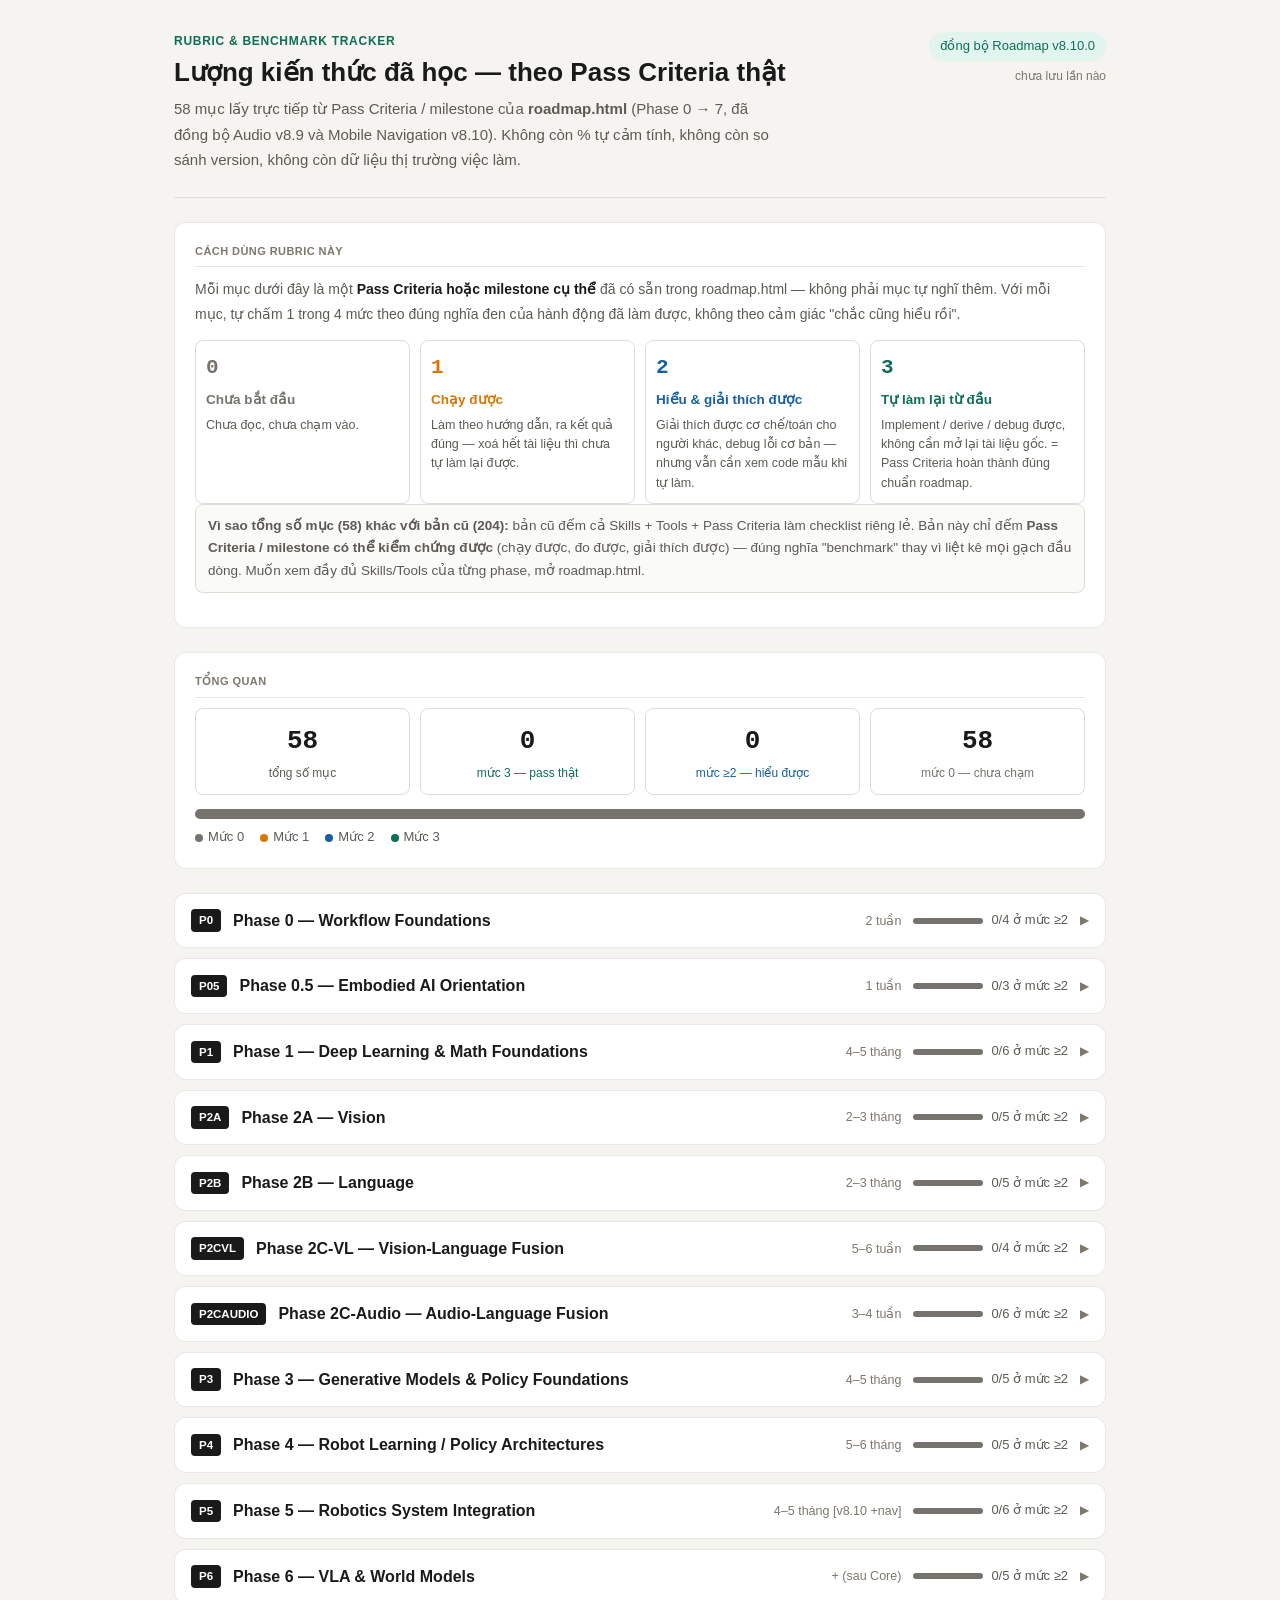
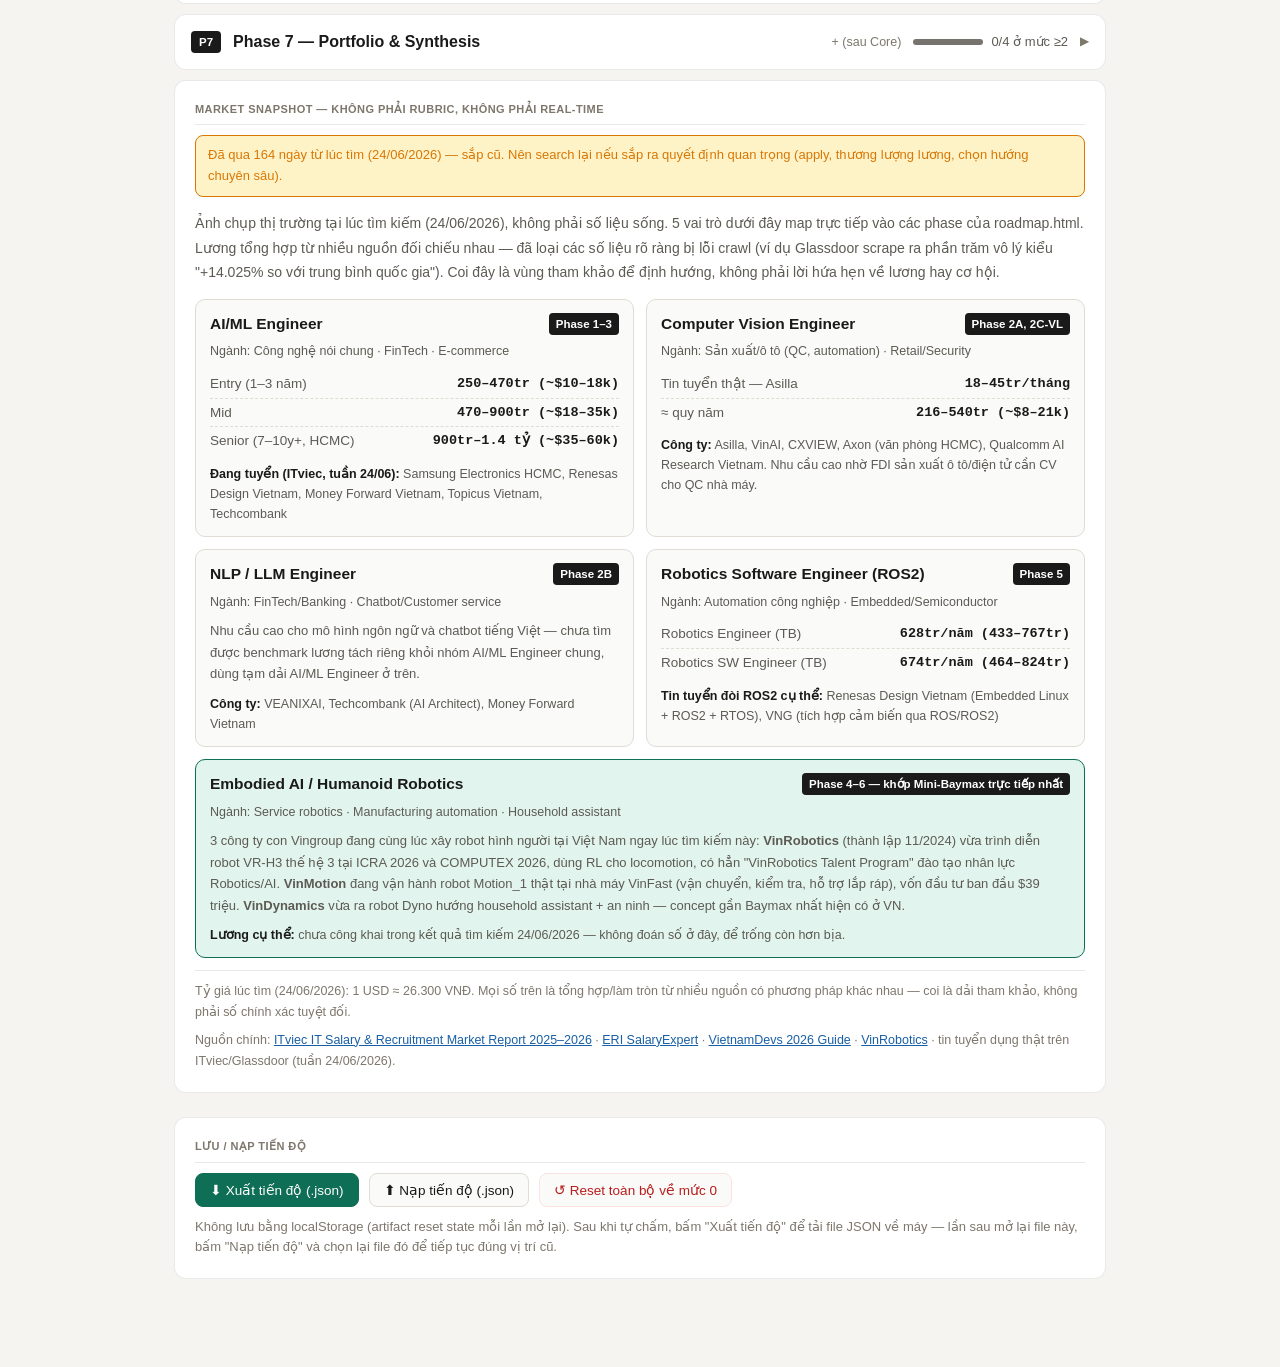
<file: roadmap/skill_analysis.html>
<!DOCTYPE html>
<html lang="vi">
<head>
<meta charset="UTF-8"/>
<meta name="viewport" content="width=device-width, initial-scale=1.0"/>
<title>Rubric Tracker — Roadmap v8.10.0</title>
<style>
*{box-sizing:border-box;margin:0;padding:0}

:root{
  --bg:#f5f4f0;
  --surface:#ffffff;
  --surface2:#fafaf8;
  --border:rgba(0,0,0,.085);
  --border2:#e0dcd3;
  --green:#0f6e56;
  --green-dim:#e1f5ee;
  --amber:#d97706;
  --amber-dim:#fef3c7;
  --red:#b91c1c;
  --red-dim:#fee2e2;
  --blue:#185fa5;
  --blue-dim:#e3edf8;
  --grey:#76736e;
  --grey-dim:#ececea;
  --text:#1a1a1a;
  --text-mid:#5d5a54;
  --text-dim:#7d776c;
  --mono:ui-monospace,'SF Mono','Cascadia Code','Roboto Mono',Consolas,monospace;
  --sans:-apple-system,BlinkMacSystemFont,'Segoe UI',Roboto,'Helvetica Neue',Arial,sans-serif;
}

body{font-family:var(--sans);background:var(--bg);color:var(--text);min-height:100vh;line-height:1.6}
.shell{max-width:980px;margin:0 auto;padding:2rem 1.5rem 4rem}

/* ── HEADER ── */
.page-header{border-bottom:1px solid var(--border);padding-bottom:1.5rem;margin-bottom:1.5rem;display:flex;align-items:flex-start;justify-content:space-between;gap:2rem;flex-wrap:wrap}
.eyebrow{font-family:var(--sans);font-size:12px;font-weight:600;letter-spacing:.06em;text-transform:uppercase;color:var(--green);margin-bottom:6px}
.page-header h1{font-size:26px;font-weight:600;color:var(--text);line-height:1.2;margin-bottom:8px}
.page-header p{font-size:15px;color:var(--text-mid);max-width:600px;line-height:1.7}
.header-right{display:flex;flex-direction:column;align-items:flex-end;gap:6px;flex-shrink:0}
.version-pill{font-family:var(--sans);font-weight:500;font-size:13px;background:var(--green-dim);color:var(--green);border:1px solid var(--green-dim);padding:3px 10px;border-radius:20px}
.timestamp{font-family:var(--sans);font-size:12px;color:var(--text-dim)}

/* ── CARD ── */
.card{background:var(--surface);border:1px solid var(--border);border-radius:12px;padding:1.25rem;margin-bottom:1.5rem}
.section-label{font-family:var(--sans);font-weight:600;font-size:11px;letter-spacing:.04em;text-transform:uppercase;color:var(--text-dim);margin-bottom:10px;padding-bottom:6px;border-bottom:1px solid var(--border)}

/* ── METHODOLOGY ── */
.method-note{font-size:14px;color:var(--text-mid);line-height:1.75;margin-bottom:14px}
.method-note strong{color:var(--text)}
.scope-note{font-size:13.5px;color:var(--text-mid);background:var(--surface2);border:1px solid var(--border2);border-radius:8px;padding:10px 12px;margin-bottom:14px;line-height:1.65}
.level-legend{display:grid;grid-template-columns:repeat(4,1fr);gap:10px}
.level-card{border:1px solid var(--border2);border-radius:8px;padding:10px}
.level-card .lvl-num{font-family:var(--mono);font-size:21px;font-weight:600;margin-bottom:4px}
.level-card .lvl-title{font-size:13.5px;font-weight:600;margin-bottom:5px}
.level-card .lvl-desc{font-size:12.5px;color:var(--text-mid);line-height:1.55}
.level-card[data-lvl="0"] .lvl-num,.level-card[data-lvl="0"] .lvl-title{color:var(--grey)}
.level-card[data-lvl="1"] .lvl-num,.level-card[data-lvl="1"] .lvl-title{color:var(--amber)}
.level-card[data-lvl="2"] .lvl-num,.level-card[data-lvl="2"] .lvl-title{color:var(--blue)}
.level-card[data-lvl="3"] .lvl-num,.level-card[data-lvl="3"] .lvl-title{color:var(--green)}

/* ── OVERALL SUMMARY ── */
.overall-grid{display:grid;grid-template-columns:repeat(4,1fr);gap:10px;margin-bottom:14px}
.stat-box{border:1px solid var(--border2);border-radius:8px;padding:12px;text-align:center}
.stat-box .stat-num{font-family:var(--mono);font-size:26px;font-weight:600;color:var(--text)}
.stat-box .stat-label{font-size:12px;color:var(--text-mid);margin-top:3px;line-height:1.4}
.stacked-bar{height:10px;border-radius:5px;overflow:hidden;display:flex;background:var(--grey-dim);margin-bottom:8px}
.stacked-bar span{height:100%}
.stacked-legend{display:flex;gap:16px;flex-wrap:wrap;font-size:13px;color:var(--text-mid)}
.stacked-legend .dot{display:inline-block;width:8px;height:8px;border-radius:50%;margin-right:5px;vertical-align:middle}

/* ── PHASE SECTIONS ── */
.phase{background:var(--surface);border:1px solid var(--border);border-radius:12px;margin-bottom:10px;overflow:hidden}
.phase summary{list-style:none;cursor:pointer;padding:14px 16px;display:flex;align-items:center;gap:12px;flex-wrap:wrap}
.phase summary::-webkit-details-marker{display:none}
.phase-badge{font-family:var(--sans);font-weight:600;font-size:11.5px;background:var(--text);color:#fff;padding:2px 8px;border-radius:4px;flex-shrink:0}
.phase-name{font-size:16px;font-weight:600;flex:1;min-width:160px}
.phase-meta{font-family:var(--sans);font-size:12.5px;color:var(--text-dim)}
.phase-progress{display:flex;align-items:center;gap:8px}
.phase-progress .mini-bar{width:70px;height:6px;border-radius:3px;background:var(--grey-dim);overflow:hidden;display:flex}
.phase-progress .mini-bar span{height:100%}
.phase-progress .phase-frac{font-family:var(--sans);font-size:13px;color:var(--text-mid);white-space:nowrap}
.toggle-icon{font-size:12px;color:var(--text-dim);transition:transform .15s}
.phase[open] .toggle-icon{transform:rotate(90deg)}
.phase-body{padding:0 16px 14px;border-top:1px solid var(--border)}

/* ── ITEM ROW ── */
.item-row{display:flex;align-items:flex-start;justify-content:space-between;gap:14px;padding:12px 0;border-bottom:1px solid var(--border)}
.item-row:last-child{border-bottom:none}
.item-text{font-size:15px;color:var(--text);line-height:1.55;flex:1;padding-top:3px}
.item-text .tag{font-family:var(--sans);font-weight:600;font-size:11px;background:var(--amber-dim);color:var(--amber);padding:1px 5px;border-radius:3px;margin-right:6px;vertical-align:middle}
.level-group{display:flex;gap:4px;flex-shrink:0}
.level-btn{width:30px;height:30px;border-radius:6px;border:1px solid var(--border2);background:var(--surface2);color:var(--text-dim);font-family:var(--mono);font-size:14px;font-weight:600;cursor:pointer;transition:all .12s}
.level-btn:hover{border-color:var(--text-dim)}
.level-btn[data-level="0"].active{background:var(--grey-dim);color:var(--grey);border-color:var(--grey)}
.level-btn[data-level="1"].active{background:var(--amber-dim);color:var(--amber);border-color:var(--amber)}
.level-btn[data-level="2"].active{background:var(--blue-dim);color:var(--blue);border-color:var(--blue)}
.level-btn[data-level="3"].active{background:var(--green-dim);color:var(--green);border-color:var(--green)}

/* ── FOOTER CONTROLS ── */
.controls-row{display:flex;gap:10px;flex-wrap:wrap;align-items:center}
.btn{font-family:var(--sans);font-weight:500;font-size:13.5px;border:1px solid var(--border2);background:var(--surface2);color:var(--text);padding:8px 14px;border-radius:8px;cursor:pointer}
.btn:hover{border-color:var(--text-dim)}
.btn.primary{background:var(--green);color:#fff;border-color:var(--green)}
.btn.danger{color:var(--red);border-color:var(--red-dim)}
.footer-note{font-size:13px;color:var(--text-dim);margin-top:10px;line-height:1.6}
#fileInput{display:none}

@media(max-width:640px){
  .level-legend,.overall-grid{grid-template-columns:1fr 1fr}
  .item-row{flex-direction:column}
  .level-group{align-self:flex-end}
}

/* ── MARKET SNAPSHOT ── */
.snapshot-banner{font-family:var(--sans);font-weight:500;font-size:13px;padding:9px 12px;border-radius:8px;margin-bottom:14px;line-height:1.6}
.snapshot-banner.fresh{background:var(--green-dim);color:var(--green);border:1px solid var(--green)}
.snapshot-banner.aging{background:var(--amber-dim);color:var(--amber);border:1px solid var(--amber)}
.snapshot-banner.stale{background:var(--red-dim);color:var(--red);border:1px solid var(--red)}
.role-grid{display:grid;grid-template-columns:1fr 1fr;gap:12px;margin-top:6px}
.role-card{border:1px solid var(--border2);border-radius:10px;padding:12px 14px;background:var(--surface2)}
.role-card.highlight{border:1px solid var(--green);background:var(--green-dim)}
.role-header{display:flex;align-items:center;justify-content:space-between;gap:8px;margin-bottom:6px}
.role-name{font-size:15.5px;font-weight:600;color:var(--text)}
.role-phase-tag{font-family:var(--sans);font-weight:600;font-size:11.5px;background:var(--text);color:#fff;padding:2px 7px;border-radius:4px;flex-shrink:0}
.role-industries{font-size:12.5px;color:var(--text-mid);margin-bottom:9px;line-height:1.5}
.salary-table{margin-bottom:9px}
.salary-row{display:flex;justify-content:space-between;font-size:13.5px;padding:3px 0;border-bottom:1px dashed var(--border2)}
.salary-row:last-child{border-bottom:none}
.salary-row span:first-child{color:var(--text-mid)}
.salary-row span:last-child{font-family:var(--mono);font-weight:600;color:var(--text)}
.role-note{font-size:13px;color:var(--text-mid);line-height:1.65;margin-bottom:9px}
.role-companies{font-size:12.5px;color:var(--text-mid);line-height:1.6}
.role-companies strong{color:var(--text)}
.snapshot-meta{font-size:12.5px;color:var(--text-dim);margin-top:12px;line-height:1.7;border-top:1px solid var(--border);padding-top:10px}
.snapshot-sources{font-size:12.5px;color:var(--text-dim);margin-top:6px;line-height:1.7}
.snapshot-sources a{color:var(--blue)}
@media(max-width:640px){.role-grid{grid-template-columns:1fr}}
</style>
</head>
<body>
<div class="shell">

  <div class="page-header">
    <div>
      <div class="eyebrow">Rubric &amp; Benchmark Tracker</div>
      <h1>Lượng kiến thức đã học — theo Pass Criteria thật</h1>
      <p>58 mục lấy trực tiếp từ Pass Criteria / milestone của <strong>roadmap.html</strong> (Phase 0 → 7, đã đồng bộ Audio v8.9 và Mobile Navigation v8.10). Không còn % tự cảm tính, không còn so sánh version, không còn dữ liệu thị trường việc làm.</p>
    </div>
    <div class="header-right">
      <span class="version-pill">đồng bộ Roadmap v8.10.0</span>
      <span class="timestamp" id="lastUpdated">chưa lưu lần nào</span>
    </div>
  </div>

  <div class="card">
    <div class="section-label">Cách dùng rubric này</div>
    <div class="method-note">Mỗi mục dưới đây là một <strong>Pass Criteria hoặc milestone cụ thể</strong> đã có sẵn trong roadmap.html — không phải mục tự nghĩ thêm. Với mỗi mục, tự chấm 1 trong 4 mức theo đúng nghĩa đen của hành động đã làm được, không theo cảm giác "chắc cũng hiểu rồi".</div>
    <div class="level-legend">
      <div class="level-card" data-lvl="0"><div class="lvl-num">0</div><div class="lvl-title">Chưa bắt đầu</div><div class="lvl-desc">Chưa đọc, chưa chạm vào.</div></div>
      <div class="level-card" data-lvl="1"><div class="lvl-num">1</div><div class="lvl-title">Chạy được</div><div class="lvl-desc">Làm theo hướng dẫn, ra kết quả đúng — xoá hết tài liệu thì chưa tự làm lại được.</div></div>
      <div class="level-card" data-lvl="2"><div class="lvl-num">2</div><div class="lvl-title">Hiểu &amp; giải thích được</div><div class="lvl-desc">Giải thích được cơ chế/toán cho người khác, debug lỗi cơ bản — nhưng vẫn cần xem code mẫu khi tự làm.</div></div>
      <div class="level-card" data-lvl="3"><div class="lvl-num">3</div><div class="lvl-title">Tự làm lại từ đầu</div><div class="lvl-desc">Implement / derive / debug được, không cần mở lại tài liệu gốc. = Pass Criteria hoàn thành đúng chuẩn roadmap.</div></div>
    </div>
    <div class="scope-note"><strong>Vì sao tổng số mục (58) khác với bản cũ (204):</strong> bản cũ đếm cả Skills + Tools + Pass Criteria làm checklist riêng lẻ. Bản này chỉ đếm <strong>Pass Criteria / milestone có thể kiểm chứng được</strong> (chạy được, đo được, giải thích được) — đúng nghĩa "benchmark" thay vì liệt kê mọi gạch đầu dòng. Muốn xem đầy đủ Skills/Tools của từng phase, mở roadmap.html.</div>
  </div>

  <div class="card">
    <div class="section-label">Tổng quan</div>
    <div class="overall-grid">
      <div class="stat-box"><div class="stat-num" id="statTotal">58</div><div class="stat-label">tổng số mục</div></div>
      <div class="stat-box"><div class="stat-num" id="statLvl3">0</div><div class="stat-label" style="color:var(--green)">mức 3 — pass thật</div></div>
      <div class="stat-box"><div class="stat-num" id="statLvl2plus">0</div><div class="stat-label" style="color:var(--blue)">mức ≥2 — hiểu được</div></div>
      <div class="stat-box"><div class="stat-num" id="statLvl0">58</div><div class="stat-label" style="color:var(--grey)">mức 0 — chưa chạm</div></div>
    </div>
    <div class="stacked-bar" id="overallBar"></div>
    <div class="stacked-legend">
      <span><span class="dot" style="background:var(--grey)"></span>Mức 0</span>
      <span><span class="dot" style="background:var(--amber)"></span>Mức 1</span>
      <span><span class="dot" style="background:var(--blue)"></span>Mức 2</span>
      <span><span class="dot" style="background:var(--green)"></span>Mức 3</span>
    </div>
  </div>

  <div id="phasesContainer"></div>

  <div class="card">
    <div class="section-label">Market Snapshot — không phải rubric, không phải real-time</div>
    <div class="snapshot-banner" id="snapshotBanner">Đang tính...</div>
    <div class="method-note">Ảnh chụp thị trường tại lúc tìm kiếm (24/06/2026), không phải số liệu sống. 5 vai trò dưới đây map trực tiếp vào các phase của roadmap.html. Lương tổng hợp từ nhiều nguồn đối chiếu nhau — đã loại các số liệu rõ ràng bị lỗi crawl (ví dụ Glassdoor scrape ra phần trăm vô lý kiểu "+14.025% so với trung bình quốc gia"). Coi đây là vùng tham khảo để định hướng, không phải lời hứa hẹn về lương hay cơ hội.</div>

    <div class="role-grid">

      <div class="role-card">
        <div class="role-header"><span class="role-name">AI/ML Engineer</span><span class="role-phase-tag">Phase 1–3</span></div>
        <div class="role-industries">Ngành: Công nghệ nói chung · FinTech · E-commerce</div>
        <div class="salary-table">
          <div class="salary-row"><span>Entry (1–3 năm)</span><span>250–470tr (~$10–18k)</span></div>
          <div class="salary-row"><span>Mid</span><span>470–900tr (~$18–35k)</span></div>
          <div class="salary-row"><span>Senior (7–10y+, HCMC)</span><span>900tr–1.4 tỷ (~$35–60k)</span></div>
        </div>
        <div class="role-companies"><strong>Đang tuyển (ITviec, tuần 24/06):</strong> Samsung Electronics HCMC, Renesas Design Vietnam, Money Forward Vietnam, Topicus Vietnam, Techcombank</div>
      </div>

      <div class="role-card">
        <div class="role-header"><span class="role-name">Computer Vision Engineer</span><span class="role-phase-tag">Phase 2A, 2C-VL</span></div>
        <div class="role-industries">Ngành: Sản xuất/ô tô (QC, automation) · Retail/Security</div>
        <div class="salary-table">
          <div class="salary-row"><span>Tin tuyển thật — Asilla</span><span>18–45tr/tháng</span></div>
          <div class="salary-row"><span>≈ quy năm</span><span>216–540tr (~$8–21k)</span></div>
        </div>
        <div class="role-companies"><strong>Công ty:</strong> Asilla, VinAI, CXVIEW, Axon (văn phòng HCMC), Qualcomm AI Research Vietnam. Nhu cầu cao nhờ FDI sản xuất ô tô/điện tử cần CV cho QC nhà máy.</div>
      </div>

      <div class="role-card">
        <div class="role-header"><span class="role-name">NLP / LLM Engineer</span><span class="role-phase-tag">Phase 2B</span></div>
        <div class="role-industries">Ngành: FinTech/Banking · Chatbot/Customer service</div>
        <div class="role-note">Nhu cầu cao cho mô hình ngôn ngữ và chatbot tiếng Việt — chưa tìm được benchmark lương tách riêng khỏi nhóm AI/ML Engineer chung, dùng tạm dải AI/ML Engineer ở trên.</div>
        <div class="role-companies"><strong>Công ty:</strong> VEANIXAI, Techcombank (AI Architect), Money Forward Vietnam</div>
      </div>

      <div class="role-card">
        <div class="role-header"><span class="role-name">Robotics Software Engineer (ROS2)</span><span class="role-phase-tag">Phase 5</span></div>
        <div class="role-industries">Ngành: Automation công nghiệp · Embedded/Semiconductor</div>
        <div class="salary-table">
          <div class="salary-row"><span>Robotics Engineer (TB)</span><span>628tr/năm (433–767tr)</span></div>
          <div class="salary-row"><span>Robotics SW Engineer (TB)</span><span>674tr/năm (464–824tr)</span></div>
        </div>
        <div class="role-companies"><strong>Tin tuyển đòi ROS2 cụ thể:</strong> Renesas Design Vietnam (Embedded Linux + ROS2 + RTOS), VNG (tích hợp cảm biến qua ROS/ROS2)</div>
      </div>

      <div class="role-card highlight" style="grid-column:1/-1">
        <div class="role-header"><span class="role-name">Embodied AI / Humanoid Robotics</span><span class="role-phase-tag">Phase 4–6 — khớp Mini-Baymax trực tiếp nhất</span></div>
        <div class="role-industries">Ngành: Service robotics · Manufacturing automation · Household assistant</div>
        <div class="role-note">3 công ty con Vingroup đang cùng lúc xây robot hình người tại Việt Nam ngay lúc tìm kiếm này: <strong>VinRobotics</strong> (thành lập 11/2024) vừa trình diễn robot VR-H3 thế hệ 3 tại ICRA 2026 và COMPUTEX 2026, dùng RL cho locomotion, có hẳn "VinRobotics Talent Program" đào tạo nhân lực Robotics/AI. <strong>VinMotion</strong> đang vận hành robot Motion_1 thật tại nhà máy VinFast (vận chuyển, kiểm tra, hỗ trợ lắp ráp), vốn đầu tư ban đầu $39 triệu. <strong>VinDynamics</strong> vừa ra robot Dyno hướng household assistant + an ninh — concept gần Baymax nhất hiện có ở VN.</div>
        <div class="role-companies"><strong>Lương cụ thể:</strong> chưa công khai trong kết quả tìm kiếm 24/06/2026 — không đoán số ở đây, để trống còn hơn bịa.</div>
      </div>

    </div>

    <div class="snapshot-meta">Tỷ giá lúc tìm (24/06/2026): 1 USD ≈ 26.300 VNĐ. Mọi số trên là tổng hợp/làm tròn từ nhiều nguồn có phương pháp khác nhau — coi là dải tham khảo, không phải số chính xác tuyệt đối.</div>
    <div class="snapshot-sources">Nguồn chính: <a href="https://itviec.com/report/vietnam-it-salary-and-recruitment-market" target="_blank">ITviec IT Salary &amp; Recruitment Market Report 2025–2026</a> · <a href="https://www.erieri.com/salary/job/robotics-software-engineer/vietnam" target="_blank">ERI SalaryExpert</a> · <a href="https://vietnamdevs.com/blog/vietnam-software-developer-salaries-2026-guide-for-international-recruiters" target="_blank">VietnamDevs 2026 Guide</a> · <a href="https://vinrobotics.net/" target="_blank">VinRobotics</a> · tin tuyển dụng thật trên ITviec/Glassdoor (tuần 24/06/2026).</div>
  </div>

  <div class="card">
    <div class="section-label">Lưu / Nạp tiến độ</div>
    <div class="controls-row">
      <button class="btn primary" id="btnExport">⬇ Xuất tiến độ (.json)</button>
      <button class="btn" id="btnImport">⬆ Nạp tiến độ (.json)</button>
      <button class="btn danger" id="btnReset">↺ Reset toàn bộ về mức 0</button>
      <input type="file" id="fileInput" accept=".json,application/json"/>
    </div>
    <div class="footer-note">Không lưu bằng localStorage (artifact reset state mỗi lần mở lại). Sau khi tự chấm, bấm "Xuất tiến độ" để tải file JSON về máy — lần sau mở lại file này, bấm "Nạp tiến độ" và chọn lại file đó để tiếp tục đúng vị trí cũ.</div>
  </div>

</div>

<script>
const PHASES = [
{key:'p0', name:'Phase 0 — Workflow Foundations', meta:'2 tuần', items:[
  'Template repo public, có cấu trúc rõ ràng',
  'Training loop (MNIST/CIFAR) chạy lại được từ config, không sửa code',
  'Checkpoint + log + metric table hoạt động đúng (load/save không lỗi)',
  'Report template có method, result, ablation, limitation',
]},
{key:'p05', name:'Phase 0.5 — Embodied AI Orientation', meta:'1 tuần', items:[
  '2 demo robot-learning chạy được, có rollout video',
  'Viết 1 trang giải thích: observation/action/reward là gì, policy là gì, vì sao thành công/thất bại',
  'Hiểu sơ bộ pipeline: obs → policy → action → env',
]},
{key:'p1', name:'Phase 1 — Deep Learning &amp; Math Foundations', meta:'4–5 tháng', items:[
  'Tự viết MLP bằng NumPy, giải thích được từng tensor shape',
  'So sánh SGD/Adam/learning rate/weight decay bằng ablation thật',
  'Implement CNN nhỏ hoặc 1 attention block từ đầu',
  'Tính KL divergence giữa 2 Gaussian bằng tay',
  'Giải thích cross-entropy loss = MLE dưới dạng nào',
  'Report giải thích được vì sao model học hoặc không học',
]},
{key:'p2a', name:'Phase 2A — Vision', meta:'2–3 tháng', items:[
  'Fine-tune CNN/ViT trên object dataset nhỏ',
  'So sánh CNN baseline với ViT qua ablation encoder',
  'Ablation: augmentation, learning rate, frozen encoder',
  'Hiểu camera intrinsic/extrinsic, calibration cơ bản',
  'Report: encoder nào phù hợp cho robot observation, vì sao',
]},
{key:'p2b', name:'Phase 2B — Language', meta:'2–3 tháng', items:[
  'Train nanoGPT nhỏ, generate text hợp lý từ scratch',
  'Giải thích được causal masking vs bidirectional attention',
  'Fine-tune LLM nhỏ (hoặc LoRA) trên instruction dataset',
  'So sánh base model vs fine-tuned model trên task cụ thể',
  'Report: tokenization → embedding → attention → generation pipeline',
]},
{key:'p2cvl', name:'Phase 2C-VL — Vision-Language Fusion', meta:'5–6 tuần', items:[
  'Trace hoặc implement CLIP training loop nhỏ, hiểu InfoNCE',
  'So sánh zero-shot CLIP vs fine-tuned vision model',
  'Chạy inference LLaVA/BLIP trên ảnh + câu hỏi, giải thích được architecture',
  'Report: Vision-only vs Vision+Language trên cùng task',
]},
{key:'p2caudio', name:'Phase 2C-Audio — Audio-Language Fusion', meta:'3–4 tuần', items:[
  'Code: load audio → Mel-Spectrogram → visualize, giải thích vì sao dùng Mel scale',
  'Trace Whisper encoder: Mel-Spectrogram → CNN → Transformer Encoder, giải thích shape qua từng bước',
  'Chạy Whisper inference trên voice sample tiếng Anh, đo WER',
  'Chạy Coqui TTS hoặc Kokoro: text → speech, đánh giá naturalness',
  'Build cascaded HRI mini-demo: microphone → Whisper → LLM → TTS → speaker',
  'Report: Cascaded vs End-to-End Audio-LLM — trade-off latency/accuracy',
]},
{key:'p3', name:'Phase 3 — Generative Models &amp; Policy Foundations', meta:'4–5 tháng', items:[
  'Implement VAE trên MNIST, generate samples, visualize latent space',
  'Derivation ELBO bằng tay, giải thích từng term',
  'Implement DDPM nhỏ trên 2D toy data hoặc MNIST',
  'Train BC baseline trên Push-T hoặc tương đương',
  'Report: tại sao BC fail ở multimodal tasks, generative policy giải quyết thế nào',
]},
{key:'p4', name:'Phase 4 — Robot Learning / Policy Architectures', meta:'5–6 tháng', items:[
  'So sánh BC vs ACT vs Diffusion Policy trên cùng task/seed/metric',
  'Ablation: encoder, action horizon, data size',
  'Domain randomization experiment: train → eval trên shifted env',
  'Rollout video + failure analysis',
  'Workshop-style report kèm compute budget',
]},
{key:'p5', name:'Phase 5 — Robotics System Integration', meta:'4–5 tháng [v8.10 +nav]', items:[
  'Closed-loop demo: camera/joint state → policy → action → sim',
  'Log đầy đủ observation, action, reward/success, done, timestamp',
  'Đo latency, control frequency, crash/failure rate',
  'Rollout video kèm failure analysis và recovery checklist',
  '[HRI] Demo voice command loop: nói lệnh → Whisper ROS2 node → policy/LLM → TTS → phản hồi, đo latency từng bước',
  '[v8.10 — Navigation] Demo robot tự di chuyển A→B trong sim, tránh vật cản bằng Nav2, đo navigation success rate',
]},
{key:'p6', name:'Phase 6 — VLA &amp; World Models', meta:'+ (sau Core)', items:[
  'Fine-tune hoặc eval OpenVLA/π₀ trên task nhỏ',
  'Train policy follow text instruction (language-conditioned)',
  'Implement world model toy (predict next state/frame)',
  'So sánh non-language vs language-conditioned policy',
  'Workshop-style report với compute budget và limitation',
]},
{key:'p7', name:'Phase 7 — Portfolio &amp; Synthesis', meta:'+ (sau Core)', items:[
  '1 repo polished end-to-end',
  '1 demo video ngắn',
  '1 report gần chuẩn workshop paper',
  '1 reproducibility note hoặc open-source contribution',
]},
];

const LEVEL_COLORS = {0:'var(--grey)',1:'var(--amber)',2:'var(--blue)',3:'var(--green)'};
let state = {}; // { "p0-0": 0..3, ... }

function itemId(phaseKey, idx){ return phaseKey + '-' + idx; }

function buildUI(){
  const container = document.getElementById('phasesContainer');
  container.innerHTML = '';
  PHASES.forEach(phase => {
    const total = phase.items.length;
    const details = document.createElement('details');
    details.className = 'phase';
    details.dataset.key = phase.key;

    const summary = document.createElement('summary');
    summary.innerHTML = `
      <span class="phase-badge">${phase.key.toUpperCase()}</span>
      <span class="phase-name">${phase.name}</span>
      <span class="phase-meta">${phase.meta}</span>
      <span class="phase-progress">
        <span class="mini-bar" id="miniBar-${phase.key}"></span>
        <span class="phase-frac" id="phaseFrac-${phase.key}">0/${total}</span>
      </span>
      <span class="toggle-icon">▶</span>`;
    details.appendChild(summary);

    const body = document.createElement('div');
    body.className = 'phase-body';
    phase.items.forEach((text, idx) => {
      const id = itemId(phase.key, idx);
      if (!(id in state)) state[id] = 0;
      const row = document.createElement('div');
      row.className = 'item-row';
      const isNew = text.indexOf('[v8.10') !== -1 || text.indexOf('[HRI]') !== -1;
      row.innerHTML = `
        <div class="item-text">${text}</div>
        <div class="level-group" data-id="${id}">
          ${[0,1,2,3].map(l => `<button class="level-btn" data-level="${l}" type="button">${l}</button>`).join('')}
        </div>`;
      body.appendChild(row);
    });
    details.appendChild(body);
    container.appendChild(details);
  });

  // attach click handlers
  container.querySelectorAll('.level-group').forEach(group => {
    const id = group.dataset.id;
    group.querySelectorAll('.level-btn').forEach(btn => {
      btn.addEventListener('click', () => {
        state[id] = parseInt(btn.dataset.level, 10);
        refreshButtons(group, state[id]);
        recompute();
      });
    });
  });

  refreshAllButtons();
  recompute();
}

function refreshButtons(group, activeLevel){
  group.querySelectorAll('.level-btn').forEach(btn => {
    btn.classList.toggle('active', parseInt(btn.dataset.level,10) === activeLevel);
  });
}

function refreshAllButtons(){
  document.querySelectorAll('.level-group').forEach(group => {
    refreshButtons(group, state[group.dataset.id] || 0);
  });
}

function recompute(){
  let counts = {0:0,1:0,2:0,3:0};
  let totalAll = 0;

  PHASES.forEach(phase => {
    let pc = {0:0,1:0,2:0,3:0};
    phase.items.forEach((_, idx) => {
      const lvl = state[itemId(phase.key, idx)] || 0;
      pc[lvl]++;
      counts[lvl]++;
      totalAll++;
    });
    const total = phase.items.length;
    const lvl2plus = pc[2]+pc[3];
    document.getElementById('phaseFrac-'+phase.key).textContent = lvl2plus + '/' + total + ' ở mức ≥2';
    const miniBar = document.getElementById('miniBar-'+phase.key);
    miniBar.innerHTML = [0,1,2,3].map(l => {
      const pct = total ? (pc[l]/total*100) : 0;
      return pct > 0 ? `<span style="width:${pct}%;background:${LEVEL_COLORS[l]}"></span>` : '';
    }).join('');
  });

  document.getElementById('statTotal').textContent = totalAll;
  document.getElementById('statLvl3').textContent = counts[3];
  document.getElementById('statLvl2plus').textContent = counts[2]+counts[3];
  document.getElementById('statLvl0').textContent = counts[0];

  const overallBar = document.getElementById('overallBar');
  overallBar.innerHTML = [0,1,2,3].map(l => {
    const pct = totalAll ? (counts[l]/totalAll*100) : 0;
    return pct > 0 ? `<span style="width:${pct}%;background:${LEVEL_COLORS[l]}"></span>` : '';
  }).join('');
}

function exportProgress(){
  const payload = {
    schema: 'rubric-tracker-v1',
    roadmapVersion: 'v8.10.0',
    exportedAt: new Date().toISOString(),
    state
  };
  const blob = new Blob([JSON.stringify(payload, null, 2)], {type:'application/json'});
  const url = URL.createObjectURL(blob);
  const a = document.createElement('a');
  a.href = url;
  a.download = 'rubric-progress.json';
  document.body.appendChild(a);
  a.click();
  document.body.removeChild(a);
  URL.revokeObjectURL(url);
  document.getElementById('lastUpdated').textContent = 'đã xuất: ' + new Date().toLocaleString('vi-VN');
}

function importProgress(file){
  const reader = new FileReader();
  reader.onload = (e) => {
    try {
      const payload = JSON.parse(e.target.result);
      if (!payload.state) throw new Error('File không đúng định dạng (thiếu state).');
      // merge: only accept ids that exist in current item set
      const validIds = new Set();
      PHASES.forEach(p => p.items.forEach((_, idx) => validIds.add(itemId(p.key, idx))));
      let applied = 0;
      Object.keys(payload.state).forEach(id => {
        if (validIds.has(id)) { state[id] = payload.state[id]; applied++; }
      });
      refreshAllButtons();
      recompute();
      document.getElementById('lastUpdated').textContent = 'đã nạp ' + applied + ' mục lúc ' + new Date().toLocaleString('vi-VN');
    } catch (err) {
      alert('Không đọc được file: ' + err.message);
    }
  };
  reader.readAsText(file);
}

document.getElementById('btnExport').addEventListener('click', exportProgress);
document.getElementById('btnImport').addEventListener('click', () => document.getElementById('fileInput').click());
document.getElementById('fileInput').addEventListener('change', (e) => {
  if (e.target.files && e.target.files[0]) importProgress(e.target.files[0]);
  e.target.value = '';
});
document.getElementById('btnReset').addEventListener('click', () => {
  if (confirm('Reset toàn bộ 58 mục về mức 0? Hành động này không thể hoàn tác trừ khi vừa xuất file trước đó.')) {
    Object.keys(state).forEach(id => state[id] = 0);
    refreshAllButtons();
    recompute();
    document.getElementById('lastUpdated').textContent = 'đã reset lúc ' + new Date().toLocaleString('vi-VN');
  }
});

function refreshSnapshotBanner(){
  const SNAPSHOT_DATE = new Date('2026-06-24T00:00:00');
  const now = new Date();
  const daysElapsed = Math.floor((now - SNAPSHOT_DATE) / (1000*60*60*24));
  const banner = document.getElementById('snapshotBanner');
  if (!banner) return;
  let cls, msg;
  if (daysElapsed <= 0) {
    cls = 'fresh'; msg = 'Vừa tìm hôm nay (24/06/2026) — còn mới.';
  } else if (daysElapsed <= 90) {
    cls = 'fresh'; msg = `Đã qua ${daysElapsed} ngày từ lúc tìm (24/06/2026) — còn tương đối mới.`;
  } else if (daysElapsed <= 180) {
    cls = 'aging'; msg = `Đã qua ${daysElapsed} ngày từ lúc tìm (24/06/2026) — sắp cũ. Nên search lại nếu sắp ra quyết định quan trọng (apply, thương lượng lương, chọn hướng chuyên sâu).`;
  } else {
    cls = 'stale'; msg = `Đã qua ${daysElapsed} ngày từ lúc tìm (24/06/2026) — ĐÃ CŨ. Đừng dùng số liệu này để ra quyết định — search lại trước.`;
  }
  banner.className = 'snapshot-banner ' + cls;
  banner.textContent = msg;
}

buildUI();
refreshSnapshotBanner();
</script>
</body>
</html>
</file>
<file: roadmap/styles.css>
@import url('https://fonts.googleapis.com/css2?family=IBM+Plex+Mono:wght@400;500;600&family=IBM+Plex+Sans:wght@300;400;500;600;700&display=swap');

    * { box-sizing: border-box; margin: 0; padding: 0 }

    body {
      font-family: var(--sans);
      background: var(--paper);
      color: var(--ink);
      padding: 2rem 1rem;
      line-height: 1.65
    }

    .container { max-width: 900px; margin: 0 auto }

    /* ── VIEW MODE TOP BAR ── */
    .phase-nav {
      position: sticky;
      top: 0;
      z-index: 120;
      display: flex;
      align-items: center;
      justify-content: space-between;
      gap: 12px;
      background: #f5f4f0f5;
      backdrop-filter: blur(8px);
      border: 0.5px solid rgba(0,0,0,.08);
      border-top: none;
      border-radius: 0 0 12px 12px;
      padding: 10px 12px;
      margin: 0 0 1.2rem;
      box-shadow: 0 10px 24px rgba(30,25,15,.045);
    }
    .topbar-title {
      font-size: 11px;
      color: #76736e;
      line-height: 1.35;
    }
    .topbar-title strong {
      display: block;
      font-size: 12px;
      color: #1a1a1a;
      font-weight: 600;
    }
    .phase-nav .view-buttons {
      display: flex;
      gap: 5px;
      flex-wrap: wrap;
      justify-content: flex-end;
    }
    .phase-nav .view-buttons button {
      appearance: none;
      border: 0.5px solid rgba(0,0,0,.08);
      background: #fff;
      color: #5f5a52;
      border-radius: 999px;
      padding: 5px 10px;
      font-size: 11px;
      cursor: pointer;
      transition: background .15s ease, color .15s ease, border-color .15s ease;
    }
    .phase-nav .view-buttons button.active {
      background: #1f1e1b;
      color: #fff;
      border-color: #1f1e1b;
    }

    /* ── HEADER ── */
    .page-header { margin-bottom: 1.5rem }
    .kicker {
      font-size: 11px; font-weight: 500; letter-spacing: .08em;
      text-transform: uppercase; color: #aaa; margin-bottom: 6px
    }
    .page-header h1 { font-size: 24px; font-weight: 500; margin-bottom: 6px }
    .page-header p { font-size: 13px; color: #777; max-width: 700px; line-height: 1.7 }

    /* ── TOTAL TIME BADGE ── */
    .time-summary {
      display: inline-flex; align-items: center; gap: 8px;
      background: #fff; border: 0.5px solid rgba(0,0,0,.1);
      border-radius: 8px; padding: 8px 14px; margin-top: 12px;
      font-size: 12px; color: #555;
    }
    .time-summary strong { color: #1a1a1a }
    .time-dot { width: 6px; height: 6px; border-radius: 50%; background: #EF9F27; flex-shrink: 0 }

    /* ── PRINCIPLE CARDS ── */
    .principle-grid {
      display: grid; grid-template-columns: repeat(3, 1fr);
      gap: 10px; margin: 1.5rem 0
    }
    .p-card {
      background: #fff; border: 0.5px solid rgba(0,0,0,.1);
      border-radius: 12px; padding: 14px
    }
    .p-card h3 { font-size: 12px; font-weight: 500; color: #1a1a1a; margin-bottom: 5px }
    .p-card p  { font-size: 12px; color: #777; line-height: 1.6 }

    /* ── WARNING / INFO BARS ── */
    .warn {
      background: #fff8ed; border-left: 3px solid #EF9F27;
      padding: 10px 14px; border-radius: 0 8px 8px 0;
      font-size: 12px; color: #633806; line-height: 1.6; margin-bottom: 1rem
    }
    .info {
      background: #eef4fb; border-left: 3px solid #5b9bd5;
      padding: 10px 14px; border-radius: 0 8px 8px 0;
      font-size: 12px; color: #1e3a5f; line-height: 1.8; margin-bottom: 1rem
    }

    /* ── SECTION LABEL ── */
    .section-label {
      font-size: 10px; font-weight: 500; color: #bbb;
      text-transform: uppercase; letter-spacing: .07em;
      margin: 2rem 0 0.75rem
    }

    /* ── PHASE (COLLAPSIBLE) ── */
    .phase {
      background: #fff; border: 0.5px solid rgba(0,0,0,.1);
      border-radius: 12px; overflow: hidden; margin-bottom: 1rem;
      scroll-margin-top: 60px;
    }

    .phase-head {
      display: flex; align-items: center; gap: 10px;
      padding: 12px 16px; background: #fafaf8;
      cursor: pointer; user-select: none;
      border-bottom: 0.5px solid rgba(0,0,0,.08);
      list-style: none;
    }
    .phase-head::-webkit-details-marker { display: none }
    .phase-head::marker { display: none }

    .phase-badge {
      font-family: var(--mono);
      font-size: 11px; font-weight: 500; padding: 2px 10px;
      border-radius: 20px; white-space: nowrap
    }
    .ph0  .phase-badge { background: #F1EFE8; color: #444441 }
    .ph05 .phase-badge { background: #FFF3E0; color: #E65100 }
    .ph1  .phase-badge { background: #E1F5EE; color: #0F6E56 }
    .ph2a .phase-badge { background: #EEEDFE; color: #3C3489 }
    .ph2b .phase-badge { background: #F3EEFF; color: #5B3489 }
    .ph2c .phase-badge { background: #EDE8FE; color: #4A2D8A }
    .ph3  .phase-badge { background: #E6F1FB; color: #0C447C }
    .ph4  .phase-badge { background: #FAEEDA; color: #633806 }
    .ph5  .phase-badge { background: #FAECE7; color: #712B13 }
    .ph6  .phase-badge { background: #EAF3DE; color: #3B6D11 }
    .ph7  .phase-badge { background: #E8F0E8; color: #2D5A2D }

    .phase-title { font-size: 14px; font-weight: 500; color: #1a1a1a; flex: 1 }
    .phase-meta  { font-family: var(--mono); font-size: 11px; color: #aaa; white-space: nowrap }

    .toggle-icon {
      font-size: 14px; color: #bbb; transition: transform .2s;
      flex-shrink: 0; margin-left: 4px;
    }
    details.phase[open] .toggle-icon { transform: rotate(90deg) }

    .phase-body { border-top: 0.5px solid rgba(0,0,0,.08) }

    /* ── PROJECT HERO ── */
    .project-hero {
      background: #fafaf8; border-bottom: 0.5px solid rgba(0,0,0,.07);
      padding: 12px 16px; display: flex; align-items: flex-start; gap: 12px
    }
    .project-icon { font-size: 20px; flex-shrink: 0; margin-top: 2px }
    .project-label {
      font-size: 10px; font-weight: 500; color: #bbb;
      text-transform: uppercase; letter-spacing: .06em; margin-bottom: 3px
    }
    .project-name { font-size: 14px; font-weight: 500; color: #1a1a1a; margin-bottom: 3px }
    .project-desc { font-size: 12px; color: #777; line-height: 1.6 }

    /* ── COL GRID ── */
    .col-grid {
      display: grid; grid-template-columns: 1fr 1fr 1fr;
      border-bottom: 0.5px solid rgba(0,0,0,.07)
    }
    .col-grid.two { grid-template-columns: 1fr 1fr }
    .col { padding: 12px 14px; border-right: 0.5px solid rgba(0,0,0,.07) }
    .col:last-child { border-right: none }
    .col-title {
      font-size: 10px; font-weight: 500; color: #aaa;
      text-transform: uppercase; letter-spacing: .06em; margin-bottom: 10px
    }

    /* ── RESOURCES (COLLAPSIBLE) ── */
    .phase-resources { border-bottom: 0.5px solid rgba(0,0,0,.07) }
    .resources-toggle {
      display: flex; align-items: center; gap: 6px;
      padding: 9px 14px; cursor: pointer; user-select: none;
      background: #fafaf8;
    }
    .resources-toggle::-webkit-details-marker { display: none }
    .resources-toggle::marker { display: none }
    .resources-toggle .col-title { margin-bottom: 0 }
    .resources-toggle .res-count {
      font-size: 10px; background: #f0eeea; color: #888;
      border-radius: 10px; padding: 1px 7px; margin-left: auto
    }
    .resources-toggle .toggle-icon { font-size: 12px; color: #ccc; transition: transform .2s }
    details.phase-resources[open] .resources-toggle .toggle-icon { transform: rotate(90deg) }
    .resources-body { padding: 10px 14px 12px }

    /* ── COURSE ITEMS ── */
    .course-item { margin-bottom: 10px }
    .course-item:last-child { margin-bottom: 0 }
    .course-name {
      display: block; font-size: 12px; font-weight: 500;
      color: #1a1a1a; margin-bottom: 2px; line-height: 1.4
    }
    .course-link {
      font-size: 11px; color: #185FA5; text-decoration: none;
      display: inline-flex; align-items: center; gap: 2px
    }
    .course-link:hover { opacity: .75 }
    .course-link::after { content: "↗"; font-size: 10px }
    .course-note { display: block; font-size: 11px; color: #aaa; margin-top: 2px; line-height: 1.5 }

    /* ── RESOURCE GAP BADGE ── */
    .gap-note {
      display: inline-flex; align-items: center; gap: 5px;
      font-size: 11px; color: #8B4513; background: #FFF3E0;
      border-radius: 6px; padding: 2px 8px; margin-bottom: 8px;
    }
    .gap-note::before { content: "⚠ Bổ sung v8.2:" }

    /* ── SKILL LIST ── */
    .skill-list { list-style: none; padding: 0 }
    .skill-list li {
      font-size: 12px; color: #555; line-height: 1.7;
      padding-left: 10px; position: relative
    }
    .skill-list li::before {
      content: ''; position: absolute; left: 0; top: 9px;
      width: 4px; height: 4px; border-radius: 50%; background: #ccc
    }
    /* ── CHECKLIST PROGRESS ── */
    .progress-toggle {
      appearance: none;
      border: 0.5px solid rgba(0,0,0,.08);
      background: #fff;
      color: #5f5a52;
      border-radius: 999px;
      padding: 5px 10px;
      font-size: 11px;
      cursor: pointer;
      transition: background .15s ease, color .15s ease, border-color .15s ease;
    }
    .progress-toggle.active {
      background: #2d5a2d;
      color: #fff;
      border-color: #2d5a2d;
    }
    .progress-summary {
      font-family: var(--mono);
      font-size: 10.5px;
      color: #76736e;
      background: #efede7;
      border: 0.5px solid rgba(0,0,0,.055);
      border-radius: 999px;
      padding: 3px 8px;
      white-space: nowrap;
    }
    .check-progress {
      font-family: var(--mono);
      display: inline-flex;
      align-items: center;
      margin-left: 7px;
      padding: 1px 7px;
      border-radius: 999px;
      background: #efede7;
      color: #76736e;
      font-size: 10px;
      font-weight: 500;
      letter-spacing: 0;
      text-transform: none;
      vertical-align: middle;
    }
    .checklist-col .skill-list li {
      padding-left: 0;
      margin-bottom: 4px;
    }
    .checklist-col .skill-list li::before { display: none; }
    .check-label {
      display: grid;
      grid-template-columns: 16px minmax(0, 1fr);
      gap: 7px;
      align-items: start;
      cursor: pointer;
      border-radius: 7px;
      padding: 2px 3px 2px 1px;
      transition: background .15s ease;
    }
    .check-label:hover { background: #f7f5ef; }
    .completion-checkbox {
      appearance: none;
      width: 13px;
      height: 13px;
      margin-top: 4px;
      border: 1px solid #bdb7ad;
      border-radius: 4px;
      background: #fff;
      cursor: pointer;
      display: grid;
      place-content: center;
      flex-shrink: 0;
    }
    .completion-checkbox:checked {
      background: #2d5a2d;
      border-color: #2d5a2d;
    }
    .completion-checkbox:checked::after {
      content: "";
      width: 6px;
      height: 3px;
      border-left: 1.8px solid #fff;
      border-bottom: 1.8px solid #fff;
      transform: rotate(-45deg) translate(0, -1px);
    }
    .completion-checkbox:focus-visible {
      outline: 2px solid rgba(45,90,45,.28);
      outline-offset: 2px;
    }
    .check-text {
      display: block;
      transition: color .15s ease, opacity .15s ease, text-decoration-color .15s ease;
    }
    .checklist-item.completed .check-text {
      color: #8e887f;
      opacity: .78;
      text-decoration: line-through;
      text-decoration-thickness: .07em;
      text-decoration-color: rgba(45,90,45,.35);
    }
    body.show-completed-only .checklist-item:not(.completed) { display: none; }
    body.show-completed-only .checklist-col.no-completed .skill-list::after {
      content: "Chưa có mục nào được đánh dấu hoàn thiện.";
      display: block;
      font-size: 11px;
      color: #aaa49a;
      line-height: 1.55;
      padding: 3px 0 1px;
    }

    /* ── CHECKPOINT ── */
    .checkpoint {
      padding: 10px 14px; background: #fafaf8;
      border-top: 0.5px solid rgba(0,0,0,.07)
    }
    .checkpoint .col-title { margin-bottom: 6px }

    /* ── RATIO ROW ── */
    .ratio-row {
      display: flex; gap: 6px; padding: 8px 14px;
      border-top: 0.5px solid rgba(0,0,0,.07); background: #fafaf8
    }
    .ratio-badge { font-family: var(--mono); font-size: 11px; padding: 2px 9px; border-radius: 20px }
    .ratio-ai   { background: #EEEDFE; color: #3C3489 }
    .ratio-bot  { background: #E1F5EE; color: #0F6E56 }
    .ratio-lang { background: #F3EEFF; color: #5B3489 }
    .ratio-gen  { background: #E6F1FB; color: #0C447C }
    .ratio-adv  { background: #EAF3DE; color: #3B6D11 }

    /* ── MISC ── */
    .tier-card {
      background: #fff; border: 0.5px solid rgba(0,0,0,.1);
      border-radius: 12px; padding: 14px; margin-bottom: 10px
    }
    .tier-card h3 { font-size: 13px; font-weight: 500; margin-bottom: 5px; color: #1a1a1a }
    .tier-card p  { font-size: 12px; color: #777; line-height: 1.65 }
    .mini-tag {
      display: inline-block; font-size: 10px; color: #666;
      background: #f0eeea; border-radius: 20px; padding: 2px 8px; margin: 2px 3px 2px 0
    }
    .pipeline {
      background: #fff; border: 0.5px solid rgba(0,0,0,.1);
      border-radius: 12px; padding: 14px; margin: 1rem 0;
      font-size: 12px; color: #555; line-height: 1.7
    }
    .pipeline strong { color: #1a1a1a; font-weight: 500 }
    .parallel-note {
      background: #f0f7ff; border: 0.5px solid #c4ddf6;
      border-radius: 8px; padding: 8px 12px;
      font-size: 11px; color: #1e3a5f; line-height: 1.6; margin: 0.5rem 0
    }

    /* ── TABLE ── */
    .section-table {
      width: 100%; border-collapse: collapse; background: #fff;
      border-radius: 12px; overflow: hidden;
      border: 0.5px solid rgba(0,0,0,.1); margin-top: .5rem
    }
    .section-table th, .section-table td {
      padding: 10px 12px; border-bottom: 0.5px solid rgba(0,0,0,.07);
      font-size: 12px; text-align: left; vertical-align: top
    }
    .section-table th { background: #fafaf8; font-size: 11px; color: #888; font-weight: 500 }
    .section-table tr:last-child td { border-bottom: none }

    /* ── SUMMARY TABLES (pinned at top) ── */
    .summary-block {
      background: #fff; border: 0.5px solid rgba(0,0,0,.1);
      border-radius: 12px; overflow: hidden; margin-bottom: 1rem;
    }
    .summary-block summary {
      display: flex; align-items: center; gap: 8px;
      padding: 10px 14px; cursor: pointer; user-select: none;
      background: #fafaf8; font-size: 12px; font-weight: 500; color: #1a1a1a;
    }
    .summary-block summary::-webkit-details-marker { display: none }
    .summary-block summary::marker { display: none }
    .summary-block summary .toggle-icon { font-size: 12px; color: #ccc; transition: transform .2s; margin-left: auto }
    details.summary-block[open] summary .toggle-icon { transform: rotate(90deg) }
    .summary-block-body { padding: 2px 0 }

    /* ── PREREQ BANNER ── */
    .prereq-banner {
      background: #fff8ed; border: 0.5px solid #EF9F27;
      border-radius: 8px; padding: 10px 14px; margin-bottom: 1rem;
      font-size: 12px; color: #633806; line-height: 1.7
    }
    .prereq-banner strong { font-weight: 600 }

    /* ── FOOTER ── */
    .footer { font-size: 11px; color: #bbb; margin-top: 2rem; line-height: 1.6 }

    /* ── RESPONSIVE ── */
    @media(max-width:640px) {
      .principle-grid { grid-template-columns: 1fr }
      .col-grid, .col-grid.two { grid-template-columns: 1fr }
      .col { border-right: none; border-bottom: 0.5px solid rgba(0,0,0,.07) }
      .col:last-child { border-bottom: none }
      .phase-head { flex-wrap: wrap }
      .phase-nav { gap: 8px }
    }



    /* ─────────────────────────────────────────────
       v8.3 VISUAL REDESIGN — Roadmap OS
       Goal: less overwhelm, stronger hierarchy, compact overview-first reading.
    ───────────────────────────────────────────── */
    :root {
      --paper: #f5f4f0;
      --surface: #ffffff;
      --surface-soft: #fafaf8;
      --ink: #1a1a1a;
      --muted: #76736e;
      --faint: #aaa49a;
      --line: rgba(0,0,0,.085);
      --core-bg: #edf4f0;
      --core-ink: #275345;
      --branch-bg: #f0eef8;
      --branch-ink: #4c4181;
      --system-bg: #eef4fa;
      --system-ink: #254c6f;
      --research-bg: #eef4e7;
      --research-ink: #3f6223;
      --accent: #EF9F27;
      --mono: 'IBM Plex Mono', monospace;
      --sans: 'IBM Plex Sans', system-ui, sans-serif;
    }

    .container { max-width: 980px }

    .page-header {
      background: linear-gradient(180deg, rgba(255,255,255,.86), rgba(255,255,255,.52));
      border: 0.5px solid var(--line);
      border-radius: 12px;
      padding: 22px 24px;
      margin-bottom: 1rem;
    }
    .page-header h1 { font-size: clamp(25px, 4vw, 38px); letter-spacing: -.035em; line-height: 1.08; max-width: 760px }
    .page-header p { max-width: 780px }
    .time-summary { box-shadow: 0 8px 20px rgba(0,0,0,.025) }

    .roadmap-os {
      display: grid;
      grid-template-columns: 1fr;
      gap: 12px;
      margin: 1rem 0 1.25rem;
    }
    .os-panel, .timeline-panel, .read-first-block {
      background: var(--surface);
      border: 0.5px solid var(--line);
      border-radius: 12px;
      overflow: hidden;
      box-shadow: 0 10px 30px rgba(35,28,15,.035);
    }
    .os-panel { padding: 16px }
    .os-eyebrow {
      font-size: 10px; font-weight: 600; color: var(--faint);
      text-transform: uppercase; letter-spacing: .08em; margin-bottom: 8px;
    }
    .os-panel h2 { font-size: 18px; font-weight: 560; letter-spacing: -.01em; margin-bottom: 6px }
    .os-panel p { font-size: 12.5px; color: var(--muted); line-height: 1.65; max-width: 660px }
    .compass-grid {
      display: grid; grid-template-columns: repeat(3, 1fr); gap: 8px; margin-top: 12px;
    }
    .compass-card {
      background: var(--surface-soft); border: 0.5px solid rgba(0,0,0,.065);
      border-radius: 12px; padding: 10px;
    }
    .compass-card strong { display:block; font-size: 11px; font-weight: 600; margin-bottom: 3px; color: var(--ink) }
    .compass-card span { display:block; font-size: 11.5px; color: var(--muted); line-height: 1.55 }

    .timeline-panel { padding: 14px }
    .roadmap-strip {
      display: flex; flex-wrap: wrap; gap: 7px; align-items: center;
    }
    .phase-pill {
      min-width: 78px;
      flex: 1 1 78px;
      border-radius: 12px;
      border: 0.5px solid rgba(0,0,0,.07);
      padding: 8px 9px;
      text-decoration: none;
      background: #f4f1ea;
      color: #514d47;
      transition: transform .15s ease, border-color .15s ease, background .15s ease;
    }
    .phase-pill:hover { transform: translateY(-1px); border-color: rgba(0,0,0,.16); }
    .phase-pill small { display:block; font-size: 10px; font-weight: 600; opacity:.72; line-height: 1.1; margin-bottom: 3px }
    .phase-pill span { display:block; font-size: 11px; line-height: 1.25; font-weight: 500 }
    .phase-pill.core { background: var(--core-bg); color: var(--core-ink) }
    .phase-pill.branch { background: var(--branch-bg); color: var(--branch-ink) }
    .phase-pill.system { background: var(--system-bg); color: var(--system-ink) }
    .phase-pill.research { background: var(--research-bg); color: var(--research-ink) }
    .timeline-note {
      margin-top: 10px; padding-top: 10px; border-top: 0.5px solid rgba(0,0,0,.07);
      font-size: 11.5px; color: var(--muted); line-height: 1.55;
    }


    /* ── TRUE VISUAL ROADMAP MAP ── */
    .roadmap-map {
      position: relative;
      min-height: 310px;
      margin-top: 2px;
      border-radius: 12px;
      border: 0.5px solid rgba(0,0,0,.07);
      background:
        radial-gradient(circle at 7% 55%, rgba(39,83,69,.09), transparent 18%),
        radial-gradient(circle at 43% 28%, rgba(76,65,129,.09), transparent 20%),
        radial-gradient(circle at 85% 35%, rgba(63,98,35,.08), transparent 22%),
        linear-gradient(180deg, #fff, #fbfaf7);
      overflow: hidden;
    }
    .roadmap-map-inner {
      position: absolute;
      inset: 0;
    }
    .map-lines {
      position: absolute;
      inset: 0;
      width: 100%;
      height: 100%;
      pointer-events: none;
    }

    .roadmap-svg-map {
      display: block;
      width: 100%;
      height: auto;
      min-height: 300px;
    }
    .svg-road {
      fill: none;
      stroke: rgba(80,74,65,.36);
      stroke-width: 3;
      stroke-linecap: round;
      stroke-linejoin: round;
    }
    .svg-road.branch { stroke: rgba(76,65,129,.44); }
    .svg-road.system { stroke: rgba(37,76,111,.42); }
    .svg-road.research { stroke: rgba(63,98,35,.5); stroke-dasharray: 8 6; }
    .svg-node rect {
      fill: #fff;
      stroke: rgba(0,0,0,.09);
      stroke-width: 1;
      filter: url(#nodeShadow);
      transition: transform .15s ease, stroke .15s ease;
    }
    .svg-node text {
      font-size: 14px;
      font-weight: 650;
      fill: var(--ink);
      pointer-events: none;
    }
    .svg-node .sub {
      font-size: 12px;
      font-weight: 500;
      fill: var(--muted);
    }
    .svg-node.core rect { fill: var(--core-bg); }
    .svg-node.branch rect { fill: var(--branch-bg); }
    .svg-node.system rect { fill: var(--system-bg); }
    .svg-node.research rect { fill: var(--research-bg); }
    .svg-node:hover rect { stroke: rgba(0,0,0,.22); }
    .svg-map-label {
      font-size: 11px;
      font-weight: 750;
      letter-spacing: .09em;
      fill: #b3aca3;
    }
    .svg-map-label.branch { fill: rgba(76,65,129,.64); }
    .svg-map-label.research { fill: rgba(63,98,35,.68); }
    .svg-note {
      font-size: 12px;
      fill: var(--muted);
    }
    .map-line {
      fill: none;
      stroke: rgba(80,74,65,.34);
      stroke-width: 1.15;
      stroke-linecap: round;
      stroke-linejoin: round;
      vector-effect: non-scaling-stroke;
    }
    .map-line.branch { stroke: rgba(76,65,129,.42); }
    .map-line.system { stroke: rgba(37,76,111,.38); }
    .map-line.research { stroke: rgba(63,98,35,.42); stroke-dasharray: 3 2; }
    .map-node {
      position: absolute;
      left: var(--x);
      top: var(--y);
      transform: translate(-50%, -50%);
      width: 96px;
      min-height: 58px;
      padding: 8px 9px;
      border-radius: 12px;
      text-decoration: none;
      border: 0.5px solid rgba(0,0,0,.08);
      background: #fff;
      box-shadow: 0 10px 22px rgba(35,28,15,.055);
      transition: transform .15s ease, box-shadow .15s ease, border-color .15s ease;
    }
    .map-node:hover {
      transform: translate(-50%, -53%);
      border-color: rgba(0,0,0,.18);
      box-shadow: 0 14px 30px rgba(35,28,15,.09);
    }
    .map-node small {
      display: inline-flex;
      align-items: center;
      height: 17px;
      padding: 0 7px;
      border-radius: 20px;
      font-size: 10px;
      font-weight: 650;
      line-height: 1;
      margin-bottom: 6px;
    }
    .map-node span {
      display: block;
      font-size: 11px;
      font-weight: 560;
      line-height: 1.25;
      color: var(--ink);
    }
    .map-node em {
      display: block;
      margin-top: 3px;
      font-style: normal;
      font-size: 9.5px;
      line-height: 1.2;
      color: var(--faint);
    }
    .map-node.core small { background: var(--core-bg); color: var(--core-ink); }
    .map-node.branch small { background: var(--branch-bg); color: var(--branch-ink); }
    .map-node.system small { background: var(--system-bg); color: var(--system-ink); }
    .map-node.research small { background: var(--research-bg); color: var(--research-ink); }
    .map-node.start { width: 90px; }
    .map-node.merge { width: 104px; }
    .map-node.long { width: 112px; }
    .map-label {
      position: absolute;
      transform: translate(-50%, -50%);
      font-size: 9.5px;
      font-weight: 650;
      letter-spacing: .06em;
      text-transform: uppercase;
      color: #b2aba2;
      background: rgba(255,255,255,.74);
      border: 0.5px solid rgba(0,0,0,.045);
      border-radius: 999px;
      padding: 2px 7px;
      white-space: nowrap;
    }
    .map-label.main { left: 20%; top: 73%; }
    .map-label.parallel { left: 41.5%; top: 8%; color: rgba(76,65,129,.6); }
    .map-label.advanced { left: 89%; top: 13%; color: rgba(63,98,35,.68); }
    .map-legend {
      display: flex;
      flex-wrap: wrap;
      gap: 6px;
      margin-top: 10px;
    }
    .map-legend span {
      font-size: 10.5px;
      color: var(--muted);
      background: #f3f1eb;
      border: 0.5px solid rgba(0,0,0,.055);
      border-radius: 999px;
      padding: 2px 8px;
    }
    @media(max-width:760px) {
      .roadmap-map {
        min-height: auto;
        overflow-x: auto;
        -webkit-overflow-scrolling: touch;
      }
      .roadmap-svg-map {
        width: 1000px;
        max-width: none;
        height: auto;
        display: block;
      }
    }

    .read-first-block { margin: 0 0 1rem }
    .read-first-block summary {
      list-style:none; cursor:pointer; user-select:none;
      display:flex; align-items:center; gap: 8px;
      padding: 11px 14px; background: var(--surface-soft);
      font-size: 12px; font-weight: 560;
    }
    .read-first-block summary::-webkit-details-marker { display: none }
    .read-first-grid {
      padding: 14px;
      display: grid; grid-template-columns: repeat(2, 1fr); gap: 10px;
    }
    .read-first-card {
      border: 0.5px solid rgba(0,0,0,.07); border-radius: 12px; padding: 12px;
      background: #fff;
      font-size: 12px; color: var(--muted); line-height: 1.65;
    }
    .read-first-card.full { grid-column: 1 / -1 }
    .read-first-card h3 { font-size: 12px; font-weight: 600; color: var(--ink); margin-bottom: 5px }
    .read-first-card a { color: #185FA5 }

    .section-label {
      display:flex; align-items:center; gap: 8px;
      color: #9b948b;
    }
    .section-label::after {
      content:""; height: 0.5px; flex:1; background: rgba(0,0,0,.08);
    }

    .phase {
      border-radius: 12px;
      box-shadow: 0 8px 24px rgba(35,28,15,.03);
      margin-bottom: .8rem;
    }
    .phase-head {
      display:grid;
      grid-template-columns: auto minmax(0,1fr) auto auto;
      gap: 5px 10px;
      align-items:center;
      padding: 13px 16px;
    }
    .phase-badge { grid-row: 1 / span 2; align-self:start; }
    .phase-title { grid-column: 2; font-size: 14px; min-width:0; }
    .phase-meta { grid-column: 3; }
    .phase-head > .toggle-icon { grid-column: 4; }
    .phase-output {
      grid-column: 2 / -1;
      font-size: 11.5px;
      color: var(--muted);
      line-height: 1.45;
      padding-top: 1px;
    }
    .ph0 .phase-badge, .ph05 .phase-badge, .ph1 .phase-badge, .ph3 .phase-badge, .ph4 .phase-badge, .ph5 .phase-badge { background: var(--core-bg); color: var(--core-ink) }
    .ph2a .phase-badge, .ph2b .phase-badge, .ph2c .phase-badge { background: var(--branch-bg); color: var(--branch-ink) }
    .ph6 .phase-badge, .ph7 .phase-badge { background: var(--research-bg); color: var(--research-ink) }

    .project-hero { background: linear-gradient(180deg, #fbfaf7, #fff); }
    .project-icon { filter: saturate(.7); opacity:.82; }
    .project-label, .col-title { color: #a59f96; }
    .project-name { font-size: 13.5px }
    .project-desc { max-width: 780px }

    .col-grid {
      grid-template-columns: repeat(3, minmax(0, 1fr));
      background: #fff;
    }
    .col { padding: 14px 15px; }
    .skill-list li { color: #514f4a; }
    .skill-list li::before { background: #bdb7ad; }
    .resources-toggle { background: #fbfaf7; }
    .checkpoint { background: #fbfaf7; }
    .ratio-row { background: #fbfaf7; }
    .ratio-badge { background:#efede7 !important; color:#5b554c !important; }

    body.view-overview .phase-body { display:none !important; }
    body.view-overview .phase { display:none !important; }
    body.view-overview .phase-detail-label { display:none !important; }
    body.view-overview .summary-block { display:none; }
    body.view-overview .view-overview-note { display:block; }
    body.view-build .roadmap-os,
    body.view-build .read-first-block,
    body.view-math .roadmap-os,
    body.view-math .read-first-block,
    body.view-resources .roadmap-os,
    body.view-resources .read-first-block { display:none !important; }
    .view-overview-note { display:none; font-size: 11.5px; color: var(--muted); margin: -.35rem 0 .9rem; }

    body.view-build .phase-resources,
    body.view-build .summary-block:not(#deliverables) { display:none; }
    body.view-build #math-table { display:none; }

    body.view-resources .project-hero,
    body.view-resources .col-grid,
    body.view-resources .checkpoint,
    body.view-resources .ratio-row,
    body.view-resources .summary-block { display:none; }
    body.view-resources .phase-body { border-top: none; }
    body.view-resources .phase-resources { display:block; border-bottom:none; }

    body.view-math .phase,
    body.view-math .summary-block:not(#math-table) { display:none; }
    body.view-math #math-table { display:block; }
    body.view-math #math-table .summary-block-body { display:block; }
    body.view-math #math-table summary { border-bottom: .5px solid rgba(0,0,0,.07); }

    body.view-all .phase-resources { display:block; }

    @media(max-width:760px) {
      .roadmap-os { grid-template-columns: 1fr; }
      .compass-grid, .read-first-grid { grid-template-columns: 1fr; }
      .read-first-card.full { grid-column: auto; }
      .phase-nav { align-items:flex-start; flex-direction:column; }
      .phase-nav .view-buttons { justify-content:flex-start; width: 100%; }
      .phase-head { grid-template-columns: auto minmax(0,1fr) auto; }
      .phase-meta { grid-column: 2; grid-row: 2; }
      .phase-head > .toggle-icon { grid-column: 3; grid-row: 1 / span 2; }
      .phase-output { grid-column: 1 / -1; padding-top: 4px; }
      .phase-badge { grid-row:auto; }
      .col-grid { grid-template-columns: 1fr; }
    }

  

/* ─────────────────────────────────────────────
   v8.8 TXT CHECKLIST SUPPORT + ALIGNMENT FIX
   Keeps v8.7 checkbox visual rhythm, with optional file-based progress controls.
───────────────────────────────────────────── */
.progress-file-input {
  display: none;
}
.progress-status {
  font-family: var(--mono);
  font-size: 10.5px;
  color: #8a837a;
  background: #f7f5ef;
  border: 0.5px solid rgba(0,0,0,.055);
  border-radius: 999px;
  padding: 3px 8px;
  white-space: nowrap;
}
.progress-toggle:disabled {
  opacity: .45;
  cursor: not-allowed;
}
.checklist-hint {
  font-size: 11.5px;
  color: var(--muted);
  background: #fff;
  border: 0.5px solid rgba(0,0,0,.075);
  border-radius: 12px;
  padding: 9px 12px;
  margin: -.25rem 0 .9rem;
  line-height: 1.6;
}
body.view-overview .checklist-hint,
body.view-math .checklist-hint,
body.view-resources .checklist-hint {
  display: none;
}

/* Checkbox alignment guard: prevents browser-default checkbox metrics from shifting rows. */
.checklist-col .skill-list li {
  padding-left: 0;
  margin-bottom: 4px;
  line-height: 1.7;
}
.checklist-col .skill-list li::before {
  display: none;
}
.check-label {
  display: grid;
  grid-template-columns: 16px minmax(0, 1fr);
  gap: 7px;
  align-items: start;
  width: 100%;
  cursor: pointer;
  border-radius: 7px;
  padding: 2px 3px 2px 1px;
  transition: background .15s ease;
}
.completion-checkbox {
  appearance: none;
  -webkit-appearance: none;
  inline-size: 13px;
  block-size: 13px;
  width: 13px;
  height: 13px;
  min-width: 13px;
  min-height: 13px;
  margin: 4px 0 0;
  border: 1px solid #bdb7ad;
  border-radius: 4px;
  background: #fff;
  cursor: pointer;
  display: grid;
  place-content: center;
  flex-shrink: 0;
  font: inherit;
}
.check-text {
  display: block;
  min-width: 0;
}



/* ─────────────────────────────────────────────
   v8.8.2 CLEAN CHECKLIST CONTROLS
   View Mode top-bar only controls view. Checklist/file controls live in a separate block.
───────────────────────────────────────────── */
.phase-nav {
  flex-wrap: nowrap;
}
.topbar-title {
  flex: 0 1 auto;
}
.phase-nav .view-buttons {
  flex: 0 1 auto;
}
.checklist-toolbar {
  display: flex;
  flex-direction: column;
  gap: 8px;
  background: #fff;
  border: 0.5px solid rgba(0,0,0,.075);
  border-radius: 12px;
  padding: 10px 12px;
  margin: -.25rem 0 .9rem;
}
.checklist-toolbar-main {
  display: flex;
  align-items: center;
  justify-content: space-between;
  gap: 8px;
  flex-wrap: wrap;
}
.progress-drawer {
  border-top: 0.5px solid rgba(0,0,0,.07);
  padding-top: 8px;
}
.progress-drawer summary {
  display: inline-flex;
  align-items: center;
  gap: 6px;
  list-style: none;
  cursor: pointer;
  user-select: none;
  font-size: 11px;
  color: #8a837a;
}
.progress-drawer summary::-webkit-details-marker { display: none; }
.progress-drawer summary::marker { display: none; }
.progress-drawer summary .toggle-icon {
  font-size: 10px;
  color: #bbb;
  transition: transform .2s;
}
.progress-drawer[open] summary .toggle-icon { transform: rotate(90deg); }
.progress-drawer-body {
  padding-top: 7px;
  font-size: 11.5px;
  color: var(--muted);
  line-height: 1.6;
}
.progress-drawer-actions {
  display: flex;
  align-items: center;
  gap: 7px;
  flex-wrap: wrap;
  margin-top: 7px;
}
.progress-file-input { display: none; }
.progress-status:empty { display: none; }
body.view-overview .checklist-toolbar,
body.view-math .checklist-toolbar,
body.view-resources .checklist-toolbar {
  display: none;
}
.checklist-hint { display: none !important; }
@media(max-width:760px) {
  .phase-nav { align-items:flex-start; flex-direction:column; }
  .phase-nav .view-buttons { justify-content:flex-start; width: 100%; }
  .checklist-toolbar-main { align-items:flex-start; }
}
</file>
